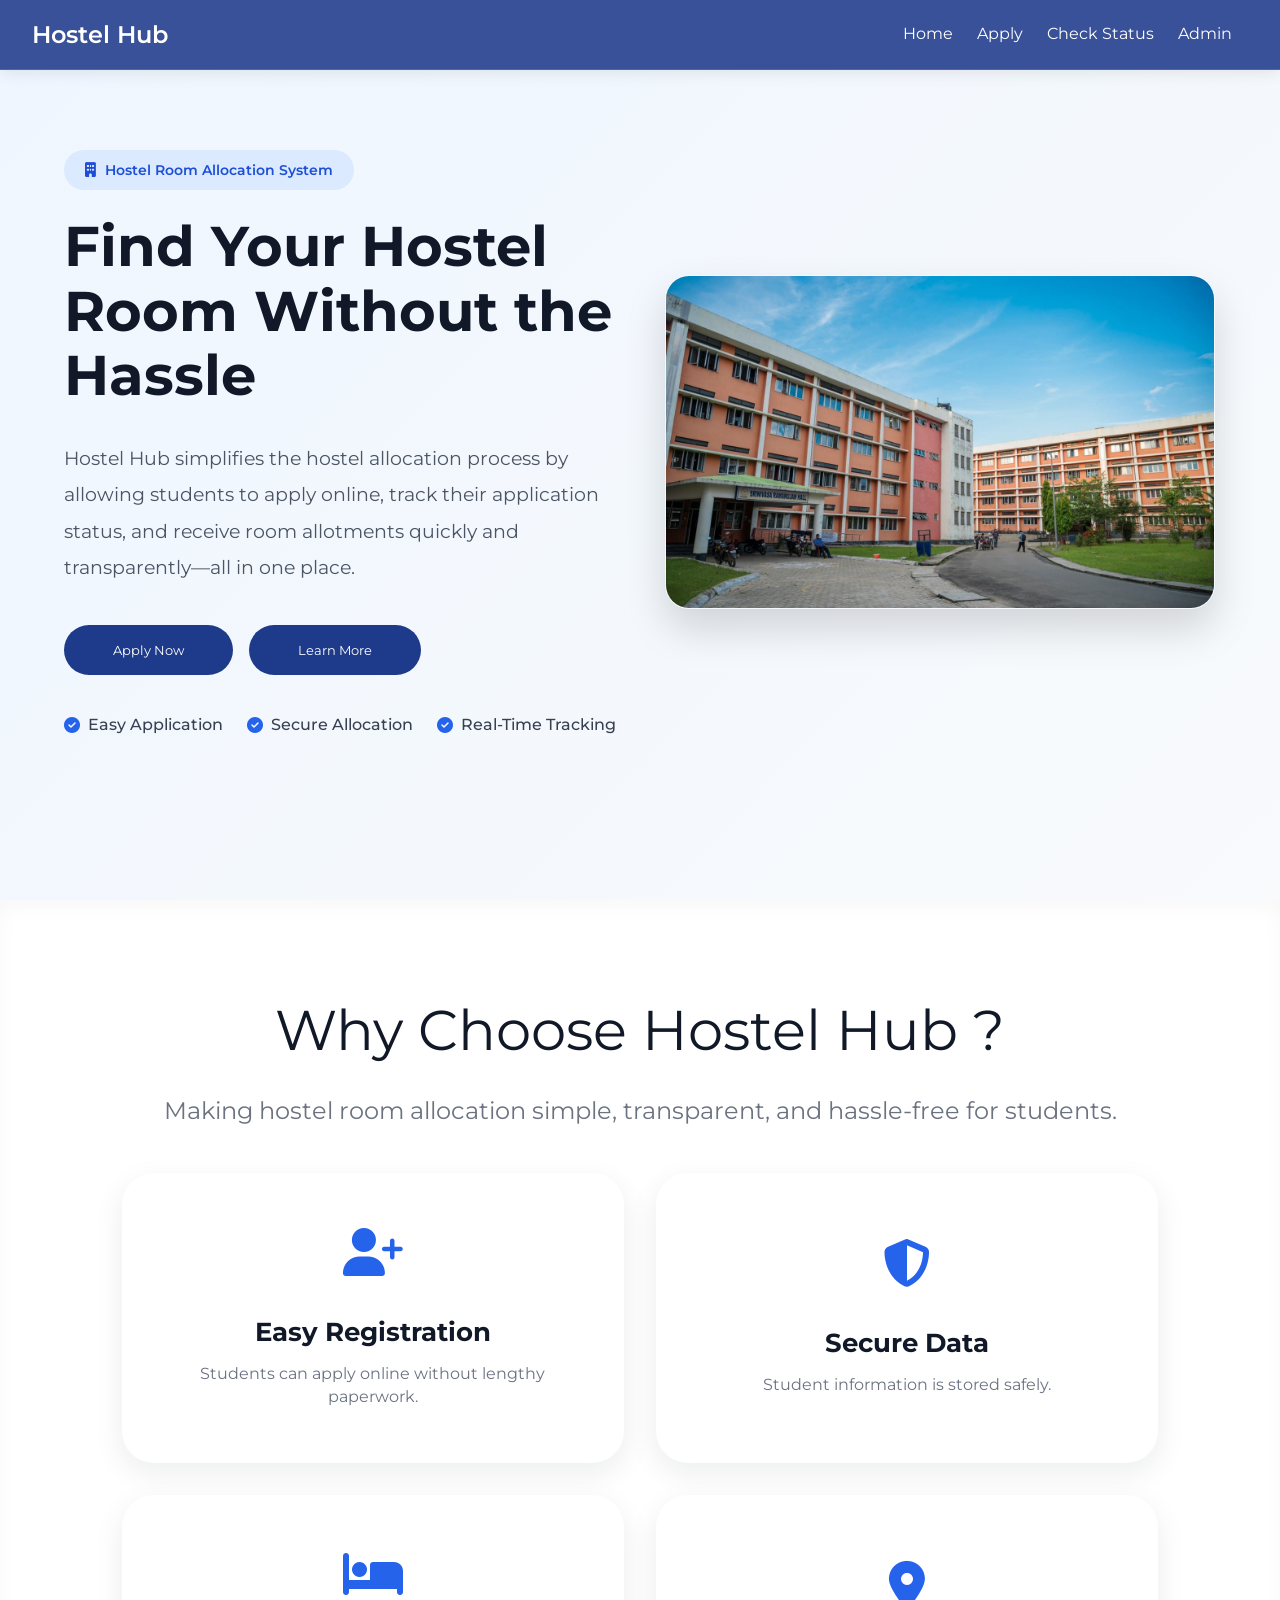
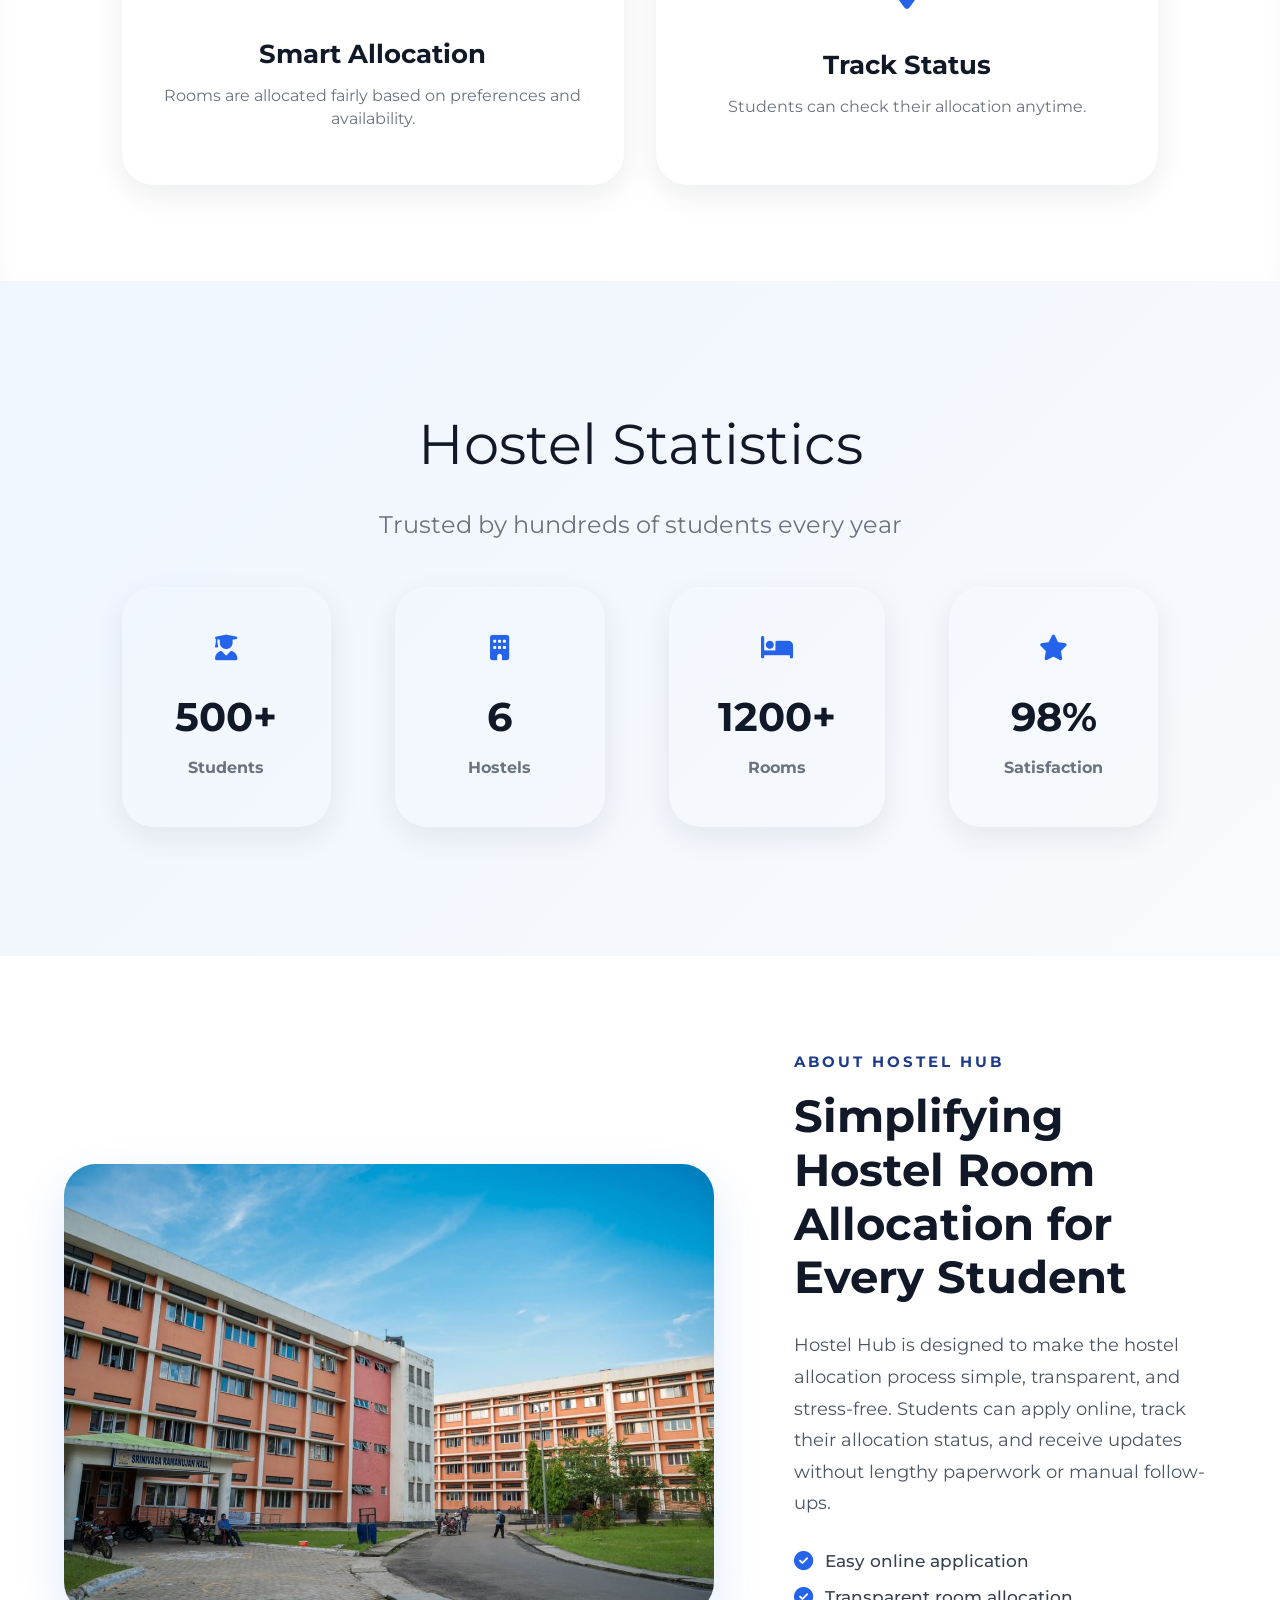
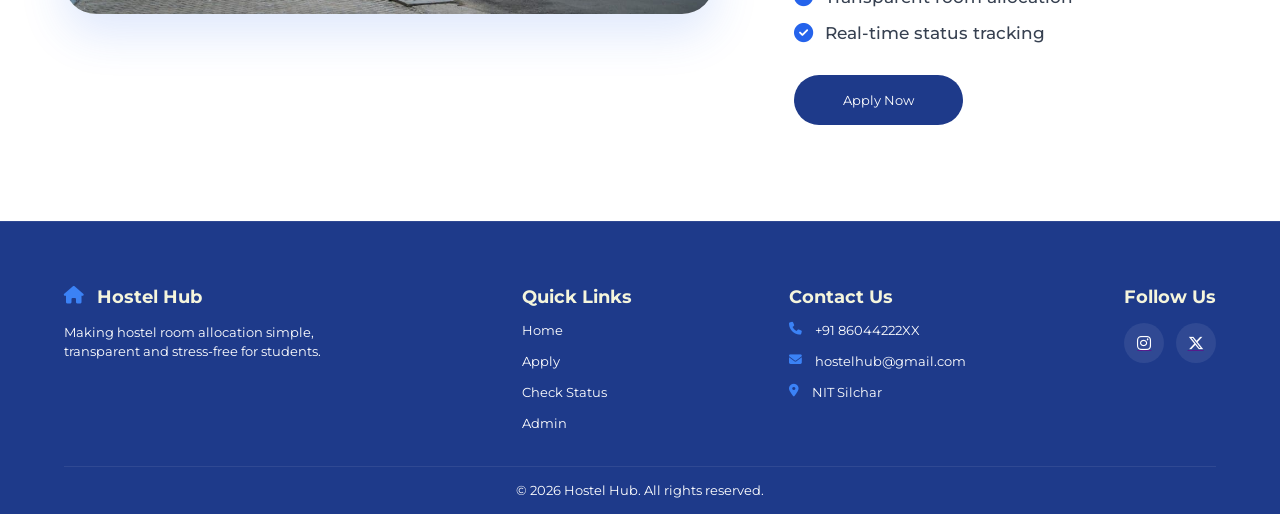
<file: index.html>
<!DOCTYPE html>
<html lang="en">

<head>
    <meta charset="UTF-8">
    <meta name="viewport" content="width=device-width, initial-scale=1.0">
    <title>Home-Page</title>
    <link rel="stylesheet" href="style.css">
    <link rel="stylesheet" href="global.css">
    <link rel="stylesheet" href="variable.css">
    <link rel="stylesheet" href="https://cdnjs.cloudflare.com/ajax/libs/font-awesome/6.7.2/css/all.min.css">
    <style>
        @import url('https://fonts.googleapis.com/css2?family=Montserrat:ital,wght@0,100..900;1,100..900&display=swap');
    </style>
</head>

<body>
    <nav class="nav">
        <div class="logo">Hostel Hub</div>
        <div class="nav-links">
            <a href="#">Home</a>
            <a href="#">Apply</a>
            <a href="#">Check Status</a>
            <a href="#">Admin</a>
        </div>
    </nav>
    <main>
       <section class="hero">
    <div class="container hero-container">

        <div class="hero-content">

            <span class="hero-badge">
                <i class="fa-solid fa-building"></i>
                Hostel Room Allocation System
            </span>

            <h1 class="hero-heading">
                Find Your Hostel Room
                Without the Hassle
            </h1>

            <p class="hero-description">
                Hostel Hub simplifies the hostel allocation process by allowing
                students to apply online, track their application status, and
                receive room allotments quickly and transparently—all in one place.
            </p>

            <div class="hero-buttons">
                <button class="btn">Apply Now</button>
                <button class="btn btn-secondary">Learn More</button>
            </div>

            <div class="hero-highlights">

                <div class="highlight">
                    <i class="fa-solid fa-circle-check"></i>
                    Easy Application
                </div>

                <div class="highlight">
                    <i class="fa-solid fa-circle-check"></i>
                    Secure Allocation
                </div>

                <div class="highlight">
                    <i class="fa-solid fa-circle-check"></i>
                    Real-Time Tracking
                </div>

            </div>

        </div>

        <div class="hero-img">
            <img src="assets/hostel.jpg" alt="Hostel Building">
        </div>

    </div>
</section>
        <section class="features">
            <div class="container">
                <div class="heading">Why Choose Hostel Hub ?</div>
                <div class="description">Making hostel room allocation simple, transparent, and hassle-free for
                    students.</div>
                <div class="card-container">
                    <div class="features-card">
                        <i class="fa-solid fa-user-plus"></i>
                        <h4>Easy Registration</h4>
                        <p>Students can apply online without lengthy paperwork.</p>
                    </div>
                    <div class="features-card">
                        <i class="fa-solid fa-shield-halved"></i>
                        <h4>Secure Data</h4>
                        <p>Student information is stored safely.</p>
                    </div>
                    <div class="features-card">
                        <i class="fa-solid fa-bed"></i>
                        <h4>Smart Allocation</h4>
                        <p>Rooms are allocated fairly based on preferences and availability.</p>
                    </div>
                    <div class="features-card">
                        <i class="fa-solid fa-location-dot"></i>
                        <h4>Track Status</h4>
                        <p>Students can check their allocation anytime.</p>
                    </div>
                </div>
            </div>
        </section>
        <section class="statistics">
            <div class="container">
                <div class="heading">Hostel Statistics</div>
                <div class="description">Trusted by hundreds of students every year</div>
                <div class="stats-card-container">
                    <div class="stats-card">
                        <i class="fa-solid fa-user-graduate"></i>
                        <h3>500+</h3>
                        <h4>Students</h4>
                    </div>
                    <div class="stats-card">
                        <i class="fa-solid fa-building"></i>
                        <h3>6</h3>
                        <h4>Hostels</h4>
                    </div>
                    <div class="stats-card">
                        <i class="fa-solid fa-bed"></i>
                        <h3>1200+</h3>
                        <h4>Rooms</h4>
                    </div>
                    <div class="stats-card">
                        <i class="fa-solid fa-star"></i>
                        <h3>98%</h3>
                        <h4>Satisfaction</h4>
                    </div>
                </div>

            </div>
        </section>
        <section class="about">
            <div class="about-container">
                <img src="assets/hostel.jpg" alt="">
                <div class="about-content">
                    <span>ABOUT HOSTEL HUB</span>
                    <h2>Simplifying Hostel Room Allocation for Every Student</h2>
                    <p>Hostel Hub is designed to make the hostel allocation process simple, transparent, and
                        stress-free. Students can apply online, track their allocation status, and receive updates
                        without lengthy paperwork or manual follow-ups.</p>
                    <ul class="highlights">
                        <li><i class="fa-solid fa-circle-check"></i>Easy online application</li>
                        <li><i class="fa-solid fa-circle-check"></i>Transparent room allocation</li>
                        <li><i class="fa-solid fa-circle-check"></i>Real-time status tracking</li>
                    </ul>
                    <button class="btn">Apply Now</button>
                </div>
            </div>
        </section>
    </main>
    <footer class="footer">
        <div class="container">
            <div class="footer-top">
                <div class="footer-brand">
                    <h4><i class="fa-solid fa-house"></i> Hostel Hub</h4>
                    <span>Making hostel room allocation
                        simple, transparent and
                        stress-free for students.</span>
                </div>
                <div class="footer-links">
                    <h4>Quick Links</h4>
                    <a href="">Home</a>
                    <a href="">Apply</a>
                    <a href="">Check Status</a>
                    <a href="">Admin</a>
                </div>
                <div class="footer-contact">
                    <h4>Contact Us</h4>
                    <span><i class="fa-solid fa-phone"></i> +91 86044222XX</span>
                    <span><i class="fa-solid fa-envelope"></i> hostelhub@gmail.com</span>
                    <span><i class="fa-solid fa-location-dot"></i> NIT Silchar</span>
                </div>
                <div class="footer-social">
                    <h4>Follow Us</h4>
                    <div class="footer-social-logo"><a href=""><i class="fa-brands fa-instagram"></i> </a>
                        <a href=""><i class="fa-brands fa-x-twitter"></i> </a>
                    </div>
                </div>
            </div>
            <div class="footer-bottom">© 2026 Hostel Hub. All rights reserved.</div>

        </div>
    </footer>
</body>

</html>
</file>
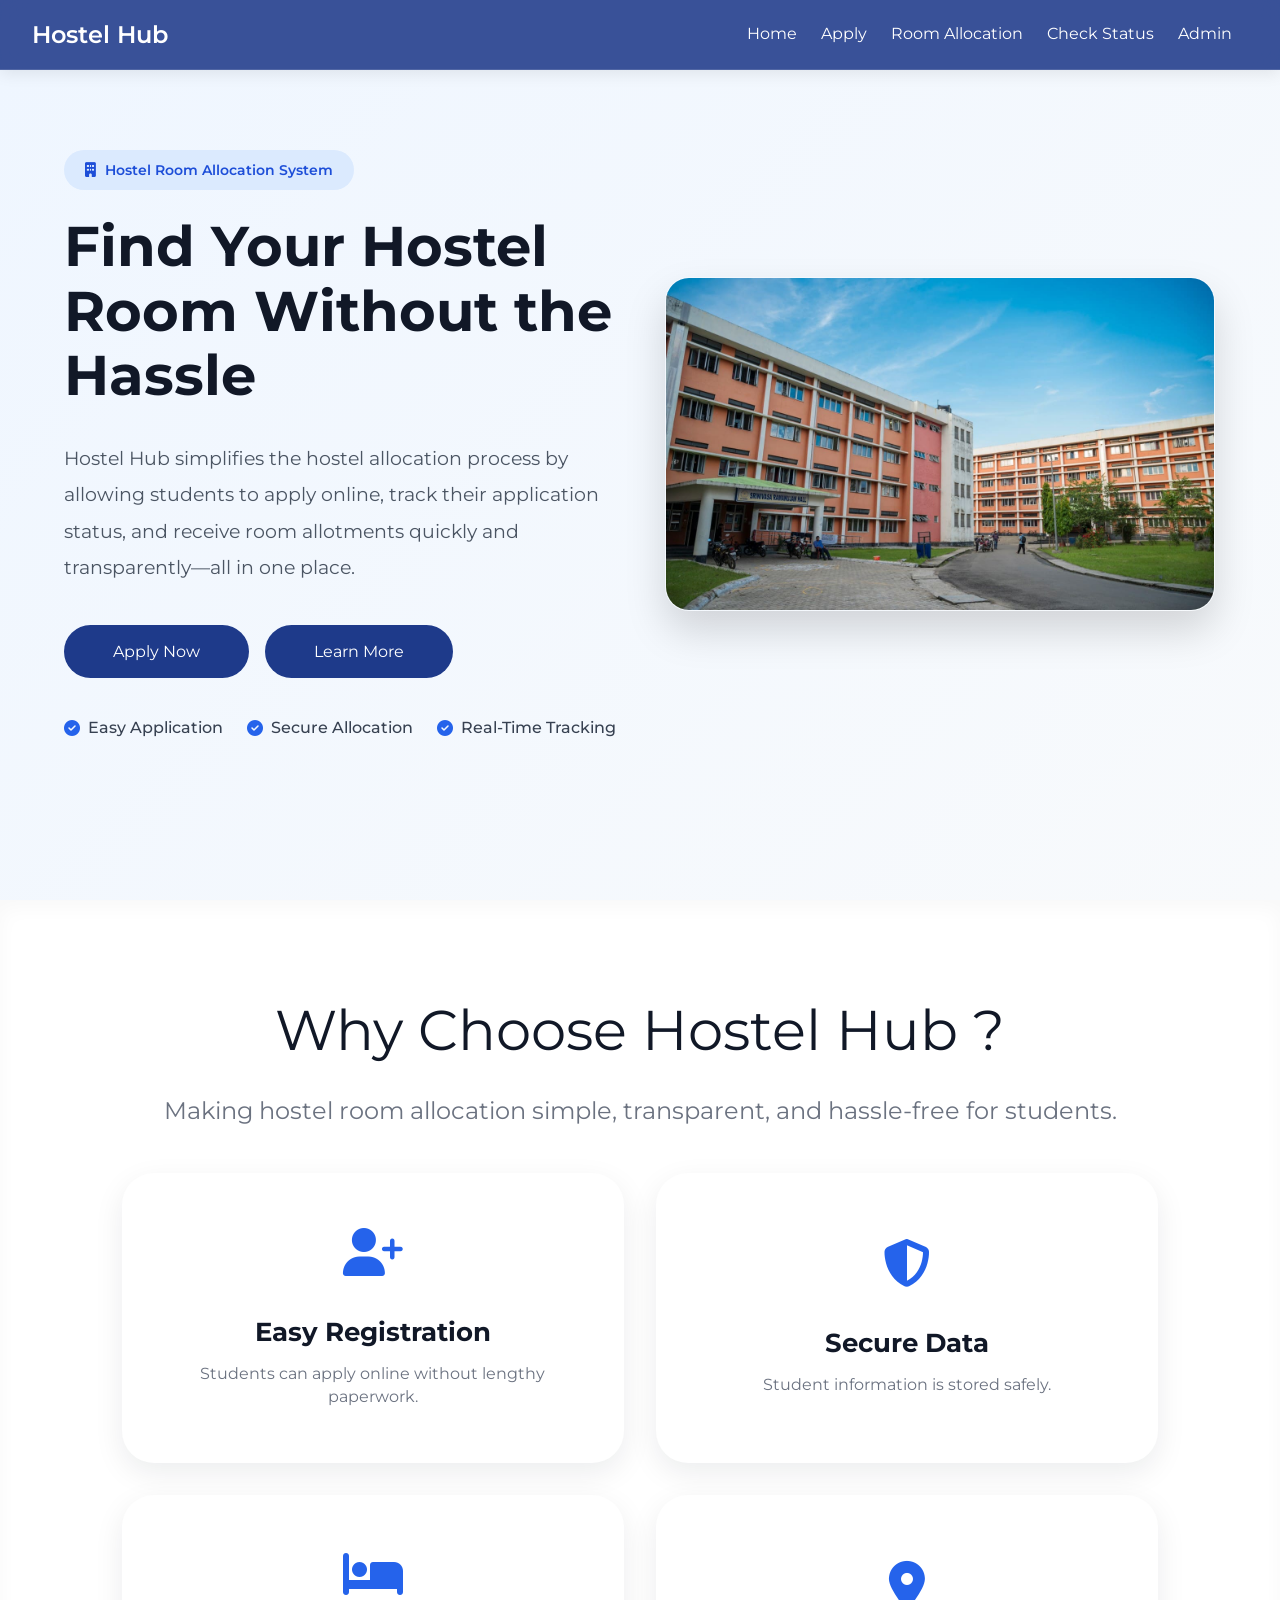
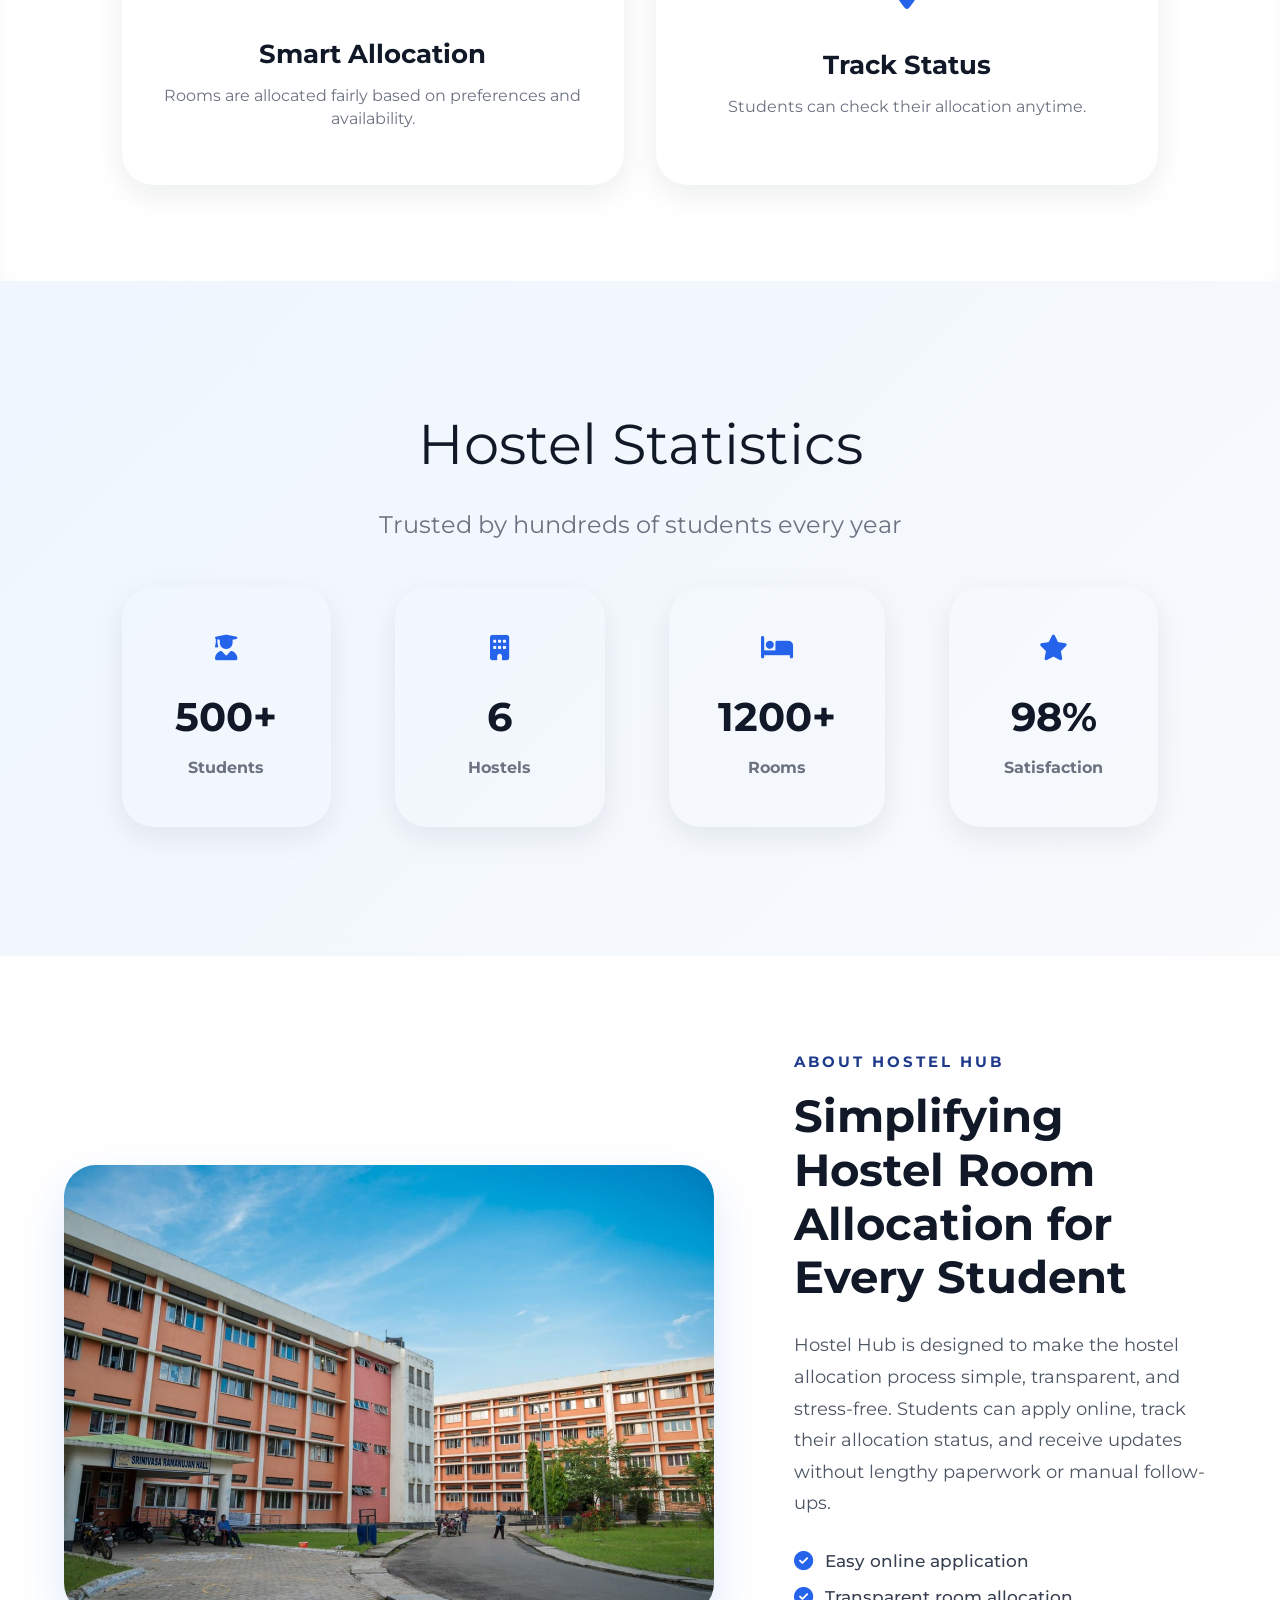
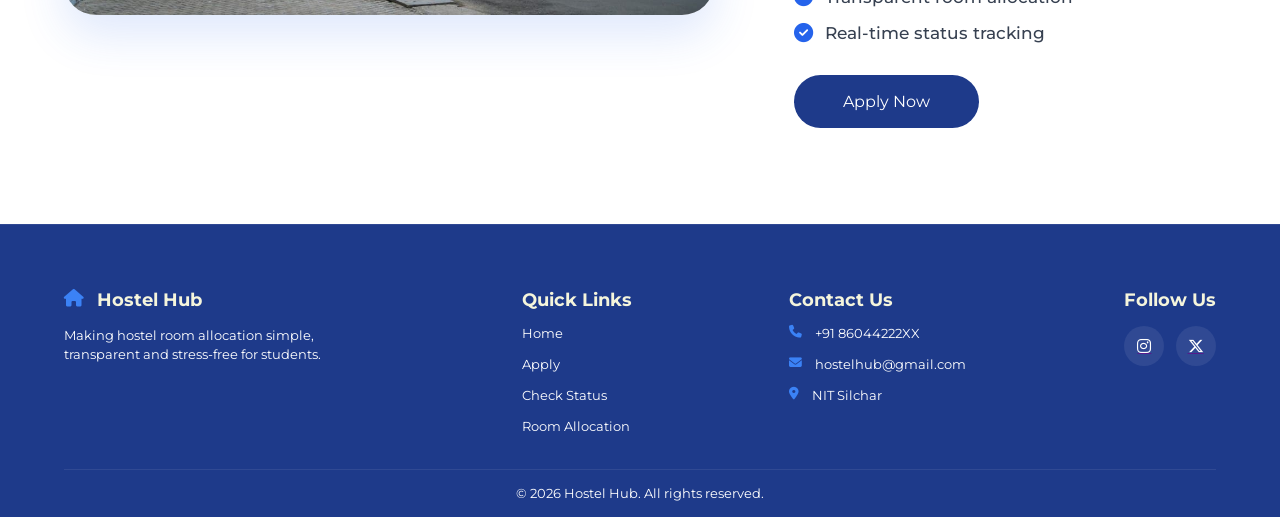
<file: html/index.html>
<!DOCTYPE html>
<html lang="en">

<head>
    <meta charset="UTF-8">
    <meta name="viewport" content="width=device-width, initial-scale=1.0">
    <title>Home-Page</title>
    <link rel="icon" type="image/png" href="../assets/logo3.png">
    <link rel="stylesheet" href="../css/global.css">
    <link rel="stylesheet" href="../css/variable.css">
    <link rel="stylesheet" href="../css/nav.css">
    <link rel="stylesheet" href="../css/footer.css">
    <link rel="stylesheet" href="../css/style.css">
    <link rel="stylesheet" href="https://cdnjs.cloudflare.com/ajax/libs/font-awesome/6.7.2/css/all.min.css">
    <style>
        @import url('https://fonts.googleapis.com/css2?family=Montserrat:ital,wght@0,100..900;1,100..900&display=swap');
    </style>
</head>

<body>
    <nav class="nav">
        <div class="logo">Hostel Hub</div>
        <div class="nav-links" id="navLinks">
            <a href="index.html">Home</a>
            <a href="apply.html">Apply</a>
            <a href="room-allocation.html">Room Allocation</a>
            <a href="check-status.html">Check Status</a>
            <a href="admin.html">Admin</a>
        </div>
        <button class="nav-toggle" id="navToggle" aria-label="Toggle menu">
            <i class="fa-solid fa-bars"></i>
        </button>
    </nav>
    <main>
        <section class="hero">
            <div class="container hero-container">

                <div class="hero-content">

                    <span class="hero-badge">
                        <i class="fa-solid fa-building"></i>
                        Hostel Room Allocation System
                    </span>

                    <h1 class="hero-heading">
                        Find Your Hostel Room
                        Without the Hassle
                    </h1>

                    <p class="hero-description">
                        Hostel Hub simplifies the hostel allocation process by allowing
                        students to apply online, track their application status, and
                        receive room allotments quickly and transparently—all in one place.
                    </p>

                    <div class="hero-buttons">
                        <a class="btn" href="apply.html">Apply Now</a>
                        <a class="btn" href="#about">Learn More</a>
                    </div>

                    <div class="hero-highlights">

                        <div class="highlight">
                            <i class="fa-solid fa-circle-check"></i>
                            Easy Application
                        </div>

                        <div class="highlight">
                            <i class="fa-solid fa-circle-check"></i>
                            Secure Allocation
                        </div>

                        <div class="highlight">
                            <i class="fa-solid fa-circle-check"></i>
                            Real-Time Tracking
                        </div>

                    </div>

                </div>

                <div class="hero-img">
                    <img src="../assets/hostel.jpg" alt="Hostel Building">
                </div>

            </div>
        </section>
        <section class="features">
            <div class="container">
                <div class="heading">Why Choose Hostel Hub ?</div>
                <div class="description">Making hostel room allocation simple, transparent, and hassle-free for
                    students.</div>
                <div class="card-container">
                    <div class="features-card">
                        <i class="fa-solid fa-user-plus"></i>
                        <h4>Easy Registration</h4>
                        <p>Students can apply online without lengthy paperwork.</p>
                    </div>
                    <div class="features-card">
                        <i class="fa-solid fa-shield-halved"></i>
                        <h4>Secure Data</h4>
                        <p>Student information is stored safely.</p>
                    </div>
                    <div class="features-card">
                        <i class="fa-solid fa-bed"></i>
                        <h4>Smart Allocation</h4>
                        <p>Rooms are allocated fairly based on preferences and availability.</p>
                    </div>
                    <div class="features-card">
                        <i class="fa-solid fa-location-dot"></i>
                        <h4>Track Status</h4>
                        <p>Students can check their allocation anytime.</p>
                    </div>
                </div>
            </div>
        </section>
        <section class="statistics">
            <div class="container">
                <div class="heading">Hostel Statistics</div>
                <div class="description">Trusted by hundreds of students every year</div>
                <div class="stats-card-container">
                    <div class="stats-card">
                        <i class="fa-solid fa-user-graduate"></i>
                        <h3>500+</h3>
                        <h4>Students</h4>
                    </div>
                    <div class="stats-card">
                        <i class="fa-solid fa-building"></i>
                        <h3>6</h3>
                        <h4>Hostels</h4>
                    </div>
                    <div class="stats-card">
                        <i class="fa-solid fa-bed"></i>
                        <h3>1200+</h3>
                        <h4>Rooms</h4>
                    </div>
                    <div class="stats-card">
                        <i class="fa-solid fa-star"></i>
                        <h3>98%</h3>
                        <h4>Satisfaction</h4>
                    </div>
                </div>

            </div>
        </section>
        <section class="about" id="about">
            <div class="about-container">
                <img src="../assets/hostel.jpg" alt="">
                <div class="about-content">
                    <span>ABOUT HOSTEL HUB</span>
                    <h2>Simplifying Hostel Room Allocation for Every Student</h2>
                    <p>Hostel Hub is designed to make the hostel allocation process simple, transparent, and
                        stress-free. Students can apply online, track their allocation status, and receive updates
                        without lengthy paperwork or manual follow-ups.</p>
                    <ul class="highlights">
                        <li><i class="fa-solid fa-circle-check"></i>Easy online application</li>
                        <li><i class="fa-solid fa-circle-check"></i>Transparent room allocation</li>
                        <li><i class="fa-solid fa-circle-check"></i>Real-time status tracking</li>
                    </ul>
                    <a class="btn" href="apply.html">Apply Now</a>
                </div>
            </div>
        </section>
    </main>
    <footer class="footer">
        <div class="container">
            <div class="footer-top">
                <div class="footer-brand">
                    <h4><i class="fa-solid fa-house"></i> Hostel Hub</h4>
                    <span>Making hostel room allocation
                        simple, transparent and
                        stress-free for students.</span>
                </div>
                <div class="footer-links">
                    <h4>Quick Links</h4>
                    <a href="#">Home</a>
                    <a href="apply.html">Apply</a>
                    <a href="check-status.html">Check Status</a>
                    <a href="room-allocation.html">Room Allocation</a>
                    
                </div>
                <div class="footer-contact">
                    <h4>Contact Us</h4>
                    <span><i class="fa-solid fa-phone"></i> +91 86044222XX</span>
                    <span><i class="fa-solid fa-envelope"></i> hostelhub@gmail.com</span>
                    <span><i class="fa-solid fa-location-dot"></i> NIT Silchar</span>
                </div>
                <div class="footer-social">
                    <h4>Follow Us</h4>
                    <div class="footer-social-logo"><a href=""><i class="fa-brands fa-instagram"></i> </a>
                        <a href=""><i class="fa-brands fa-x-twitter"></i> </a>
                    </div>
                </div>
            </div>
            <div class="footer-bottom">© 2026 Hostel Hub. All rights reserved.</div>

        </div>
    </footer>
</body>
<script src="../js/nav.js"></script>

</html>
</file>
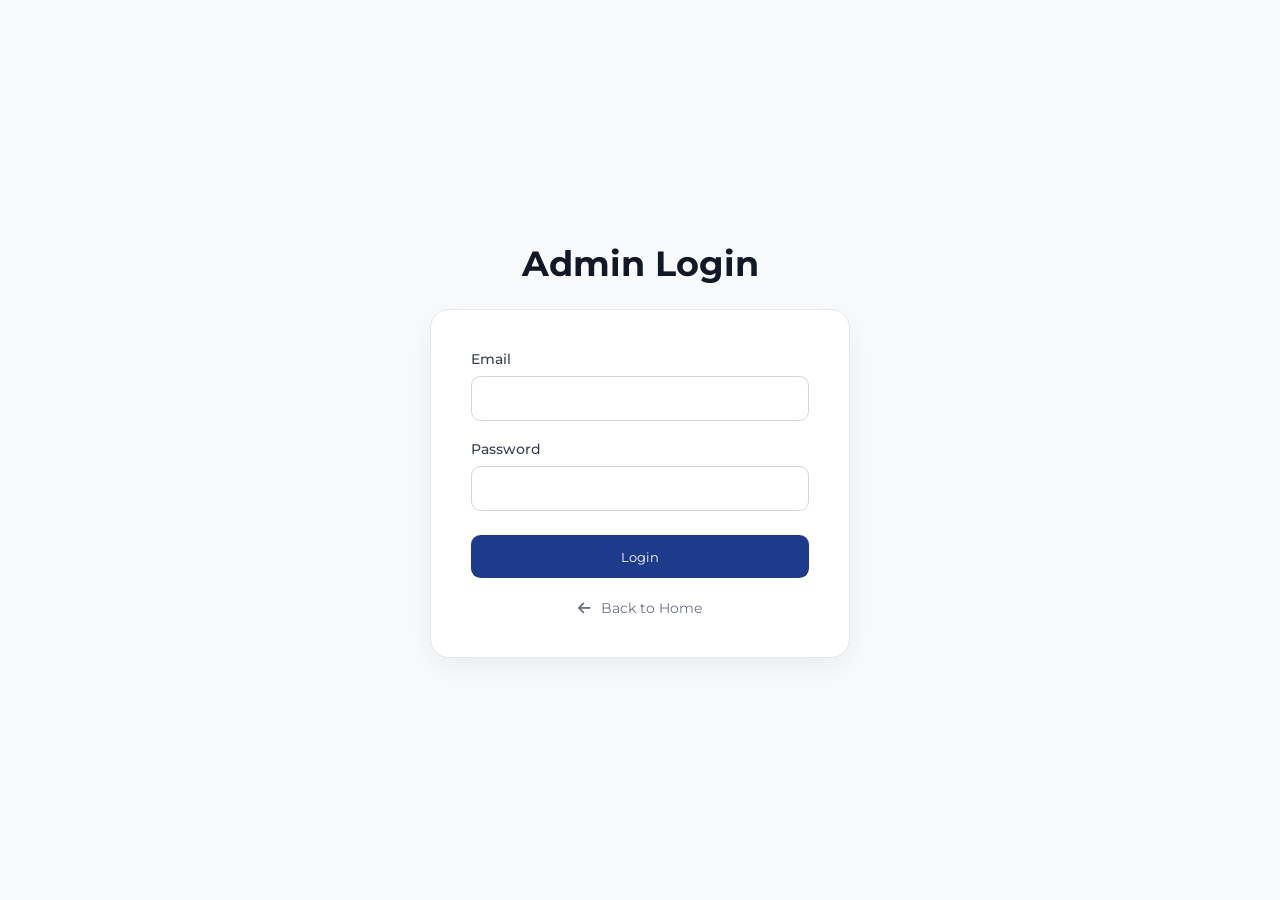
<file: html/admin-login.html>
<!DOCTYPE html>
<html lang="en">

<head>
    <meta charset="UTF-8">
    <meta name="viewport" content="width=device-width, initial-scale=1.0">
    <title>Hostel Hub | Admin Login</title>
    <link rel="icon" type="image/png" href="../assets/logo3.png">
    <link rel="stylesheet" href="../css/global.css">
    <link rel="stylesheet" href="../css/variable.css">
    <link rel="stylesheet" href="../css/style.css">
    <link rel="stylesheet" href="../css/admin-login.css">
    <link rel="stylesheet" href="https://cdnjs.cloudflare.com/ajax/libs/font-awesome/6.7.2/css/all.min.css">
    <style>
        @import url('https://fonts.googleapis.com/css2?family=Montserrat:ital,wght@0,100..900;1,100..900&display=swap');
    </style>
</head>

<body>
    <main>
        <div class="login-header">
            <h2>Admin Login</h2>
        </div>
        <form action="" id="login-form">
            <div class="form-group">
                <label for="email">Email</label>
                <input type="email" id="email" name="email" required>
            </div>
            <div class="form-group">
                <label for="password">Password</label>
                <input type="password" id="password" name="password" required>
            </div>
            <div class="login-error" id="login-error">
                Invalid email or password.
            </div>
            <button class=" btn login-btn" type="submit">Login</button>
            <a href="index.html" class="back-home">
                <i class="fa-solid fa-arrow-left"></i>
                Back to Home
            </a>
        </form>

        <script src="../js/admin-login.js"></script>
    </main>
</body>

</html>
</file>
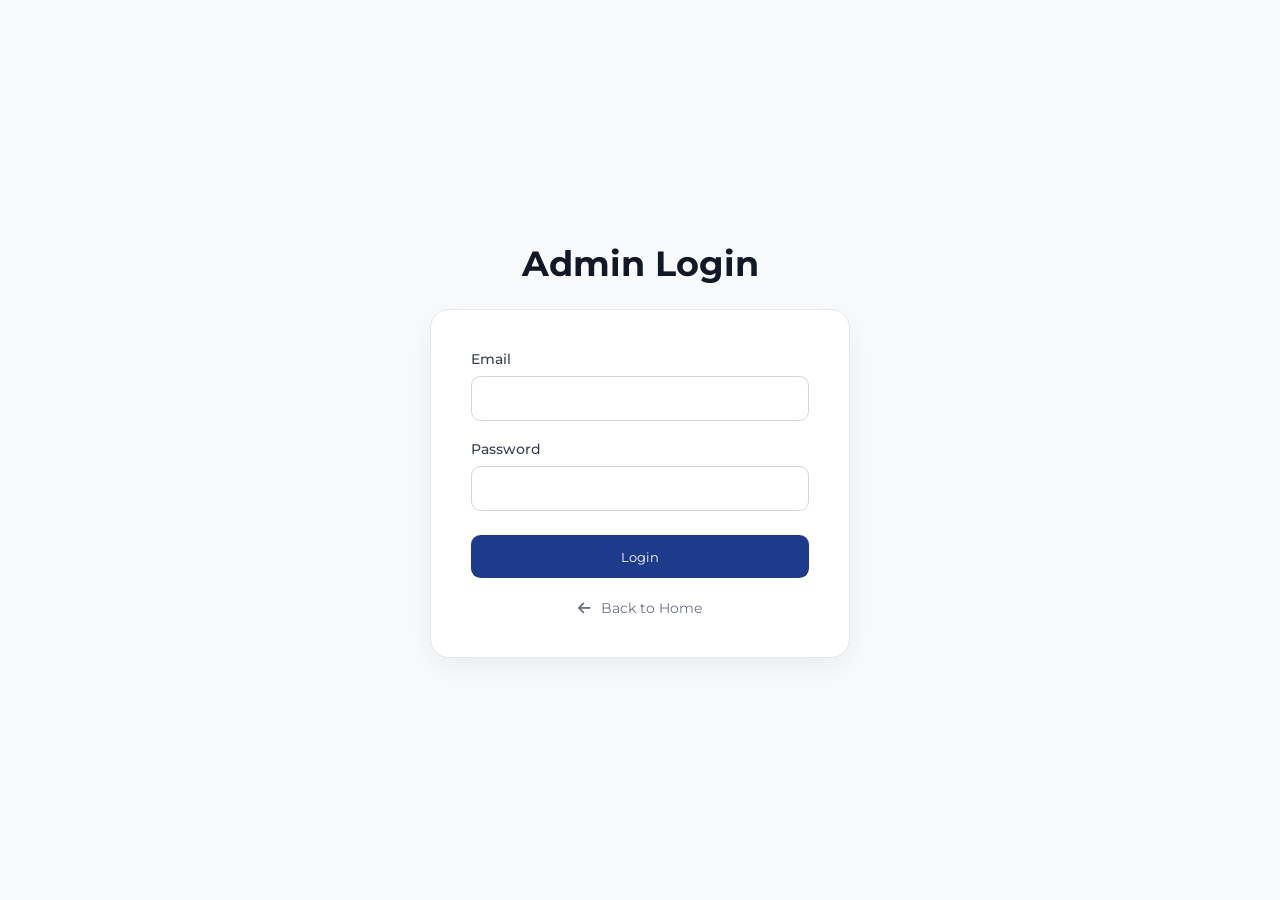
<file: html/admin.html>
<!DOCTYPE html>
<html lang="en">

<head>
    <meta charset="UTF-8">
    <meta name="viewport" content="width=device-width, initial-scale=1.0">
    <title>Hostel Hub | Admin Dashboard</title>
    <link rel="icon" type="image/png" href="../assets/logo3.png">
    <link rel="stylesheet" href="../css/global.css">
    <link rel="stylesheet" href="../css/variable.css">
    <link rel="stylesheet" href="../css/nav.css">
    <link rel="stylesheet" href="../css/style.css">
    <link rel="stylesheet" href="../css/admin.css">
    <link rel="stylesheet" href="https://cdnjs.cloudflare.com/ajax/libs/font-awesome/6.7.2/css/all.min.css">
    <style>
        @import url('https://fonts.googleapis.com/css2?family=Montserrat:ital,wght@0,100..900;1,100..900&display=swap');
    </style>
</head>

<body>
    <nav class="nav">
        <div class="logo">Hostel Hub</div>
        <div class="nav-links" id="navLinks">
            <a href="index.html">Home</a>
            <a href="apply.html">Apply</a>
            <a href="check-status.html">Check Status</a>
            <a href="room-allocation.html">Room Allocation</a>
            <a href="admin.html" id="admin-nav-link">Admin</a>
        </div>
        <button class="nav-toggle" id="navToggle" aria-label="Toggle menu">
            <i class="fa-solid fa-bars"></i>
        </button>
    </nav>
    <main>

        <div class="admin-header">
            <h2>Admin Dashboard</h2>
            <p>Manage hostel applications</p>
        </div>
        <section class="total-applications">
            <span>Total Applications</span>
            <strong id="total-count">0</strong>
        </section>
        <div class="btn-group">
            <button class=" load-btn" id="load-btn">Load Demo Data</button>
            <button class="btn" id="run-allocation">Run Room Allocation</button>
            <button class=" reset-btn" id="reset-btn">Reset Data</button>
        </div>
        <section class="search-section">
            <div class="form-group">
                <label for="search-id">Search Applications</label>
                <input type="text" id="search-id">
            </div>
            <div class="form-group">
                <label for="status-filter">Filter by Status</label>

                <select id="status-filter">
                    <option value="all">All Applications</option>
                    <option value="Submitted">Submitted</option>
                    <option value="Approved">Approved</option>
                    <option value="Rejected">Rejected</option>
                    <option value="Under Review">Under Review</option>
                </select>
            </div>
        </section>

        <div id="applications-container"></div>


    </main>
    <script src="../js/nav.js"></script>
    <script src="../js/hostel-data.js"></script>
    <script src="../js/allocation-engine.js"></script>
    <script src="../js/demo-data.js"></script>
    <script src="../js/admin.js"></script>
</body>

</html>
</file>
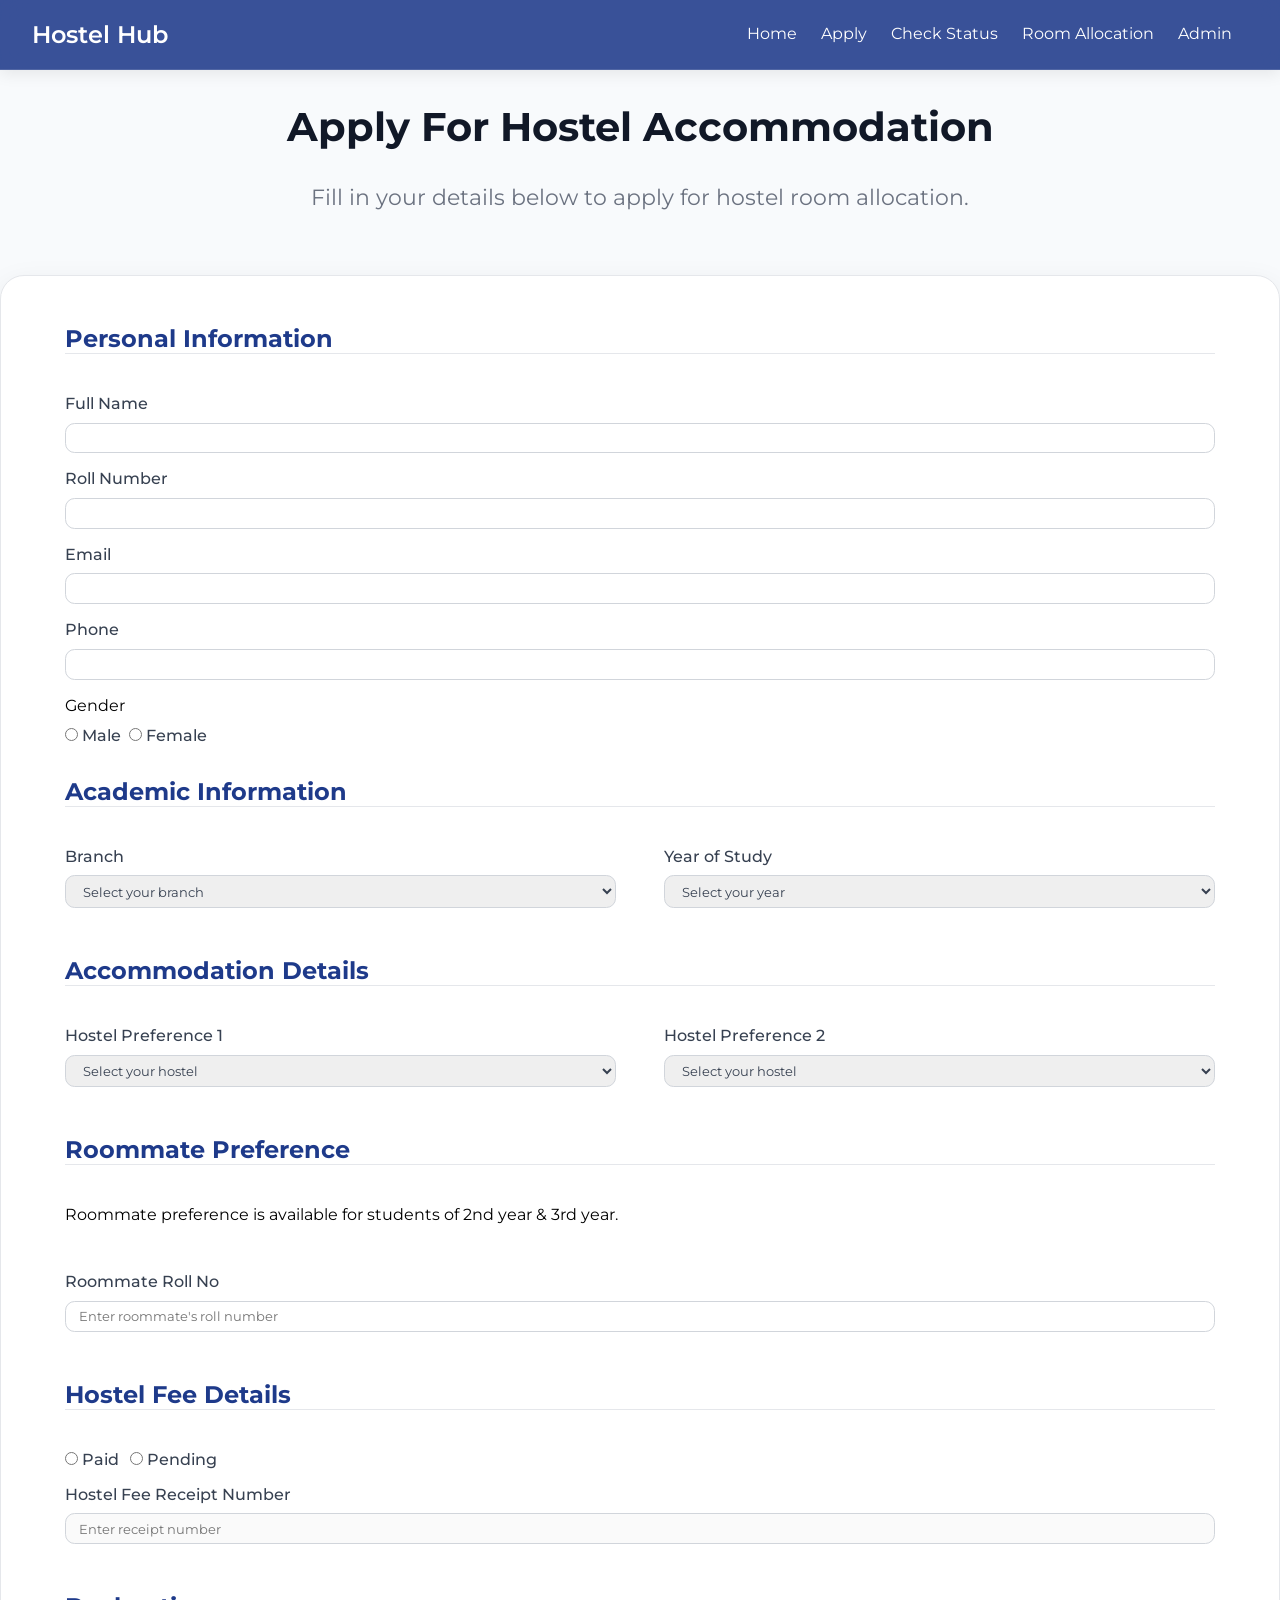
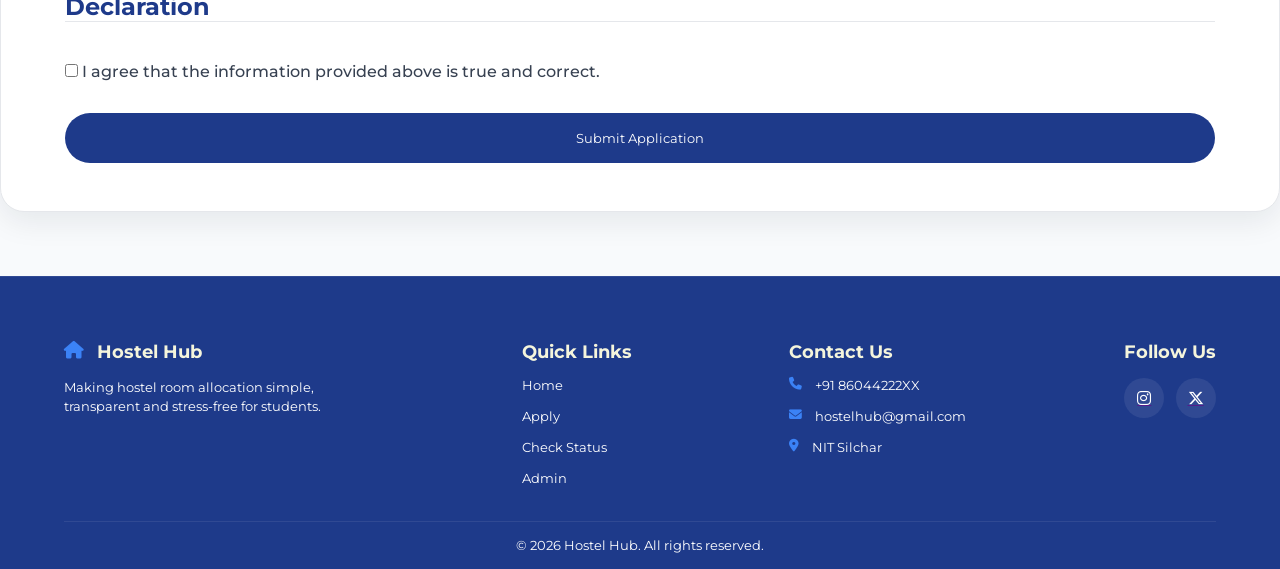
<file: html/apply.html>
<!DOCTYPE html>
<html lang="en">

<head>
    <meta charset="UTF-8">
    <meta name="viewport" content="width=device-width, initial-scale=1.0">
    <title>Hostel Hub | Apply</title>
    <link rel="icon" type="image/png" href="../assets/logo3.png">
    <link rel="stylesheet" href="../css/global.css">
    <link rel="stylesheet" href="../css/variable.css">
    <link rel="stylesheet" href="../css/nav.css">
    <link rel="stylesheet" href="../css/footer.css">
    <link rel="stylesheet" href="../css/style.css">
    <link rel="stylesheet" href="../css/apply.css">
    <link rel="stylesheet" href="https://cdnjs.cloudflare.com/ajax/libs/font-awesome/6.7.2/css/all.min.css">
    <style>
        @import url('https://fonts.googleapis.com/css2?family=Montserrat:ital,wght@0,100..900;1,100..900&display=swap');
    </style>

</head>

<body>
    <nav class="nav">
        <div class="logo">Hostel Hub</div>
        <div class="nav-links" id="navLinks">
            <a href="index.html">Home</a>
            <a href="apply.html">Apply</a>
            <a href="check-status.html">Check Status</a>
            <a href="room-allocation.html">Room Allocation</a>
            <a href="admin.html">Admin</a>
        </div>
        <button class="nav-toggle" id="navToggle" aria-label="Toggle menu">
            <i class="fa-solid fa-bars"></i>
        </button>
    </nav>
    <main>
        <div class="application-header">
            <h2>Apply For Hostel Accommodation</h2>
            <div id="header-description">Fill in your details below to apply for hostel room allocation.</div>
        </div>

        <form action="" class="application-form">

            <div id="duplicate-error" class="duplicate-error">
                <span class="error-icon">⚠</span>
                <div>
                    <strong>Application Already Submitted</strong>
                    <p>An application with this roll number already exists.</p>
                </div>
                <button type="button" id="close-error">&times;</button>
            </div>


            <section class="form-section">
                <h2>Personal Information</h2>
                <div class="form-group">
                    <label for="full-name">Full Name</label>
                    <input type="text" id="full-name" name="fullName" required>
                </div>
                <div class="form-group">
                    <label for="roll-number">Roll Number </label>
                    <input type="text" id="roll-number" name="rollNumber" required>
                    <span class="input-error roll-error"></span>
                </div>
                <div class="form-group">
                    <label for="email">Email</label>
                    <input type="email" id="email" name="email" required>
                    <span class="input-error email-error"></span>
                </div>
                <div class="form-group">
                    <label for="phone">Phone</label>
                    <input type="tel" id="phone" name="phone" required>
                    <span class="input-error phone-error"></span>
                </div>

                <div class="gender-group">
                    <p>Gender</p>

                    <div class="gender-options">
                        <label>
                            <input type="radio" name="gender" value="male" required>
                            Male
                        </label>

                        <label>
                            <input type="radio" name="gender" value="female">
                            Female
                        </label>
                    </div>
                </div>
            </section>


            <section class="form-section">

                <h2>Academic Information</h2>

                <div class="academic-grid">

                    <div class="form-group">
                        <label for="branch">Branch</label>
                        <select id="branch" name="branch" required>
                            <option value="" disabled selected>Select your branch</option>
                            <option value="EIE">Electronics & Instrumentation Engineering</option>
                            <option value="CSE">Computer Science & Engineering</option>
                            <option value="ECE">Electronics & Communication Engineering</option>
                            <option value="EE">Electrical Engineering</option>
                            <option value="ME">Mechanical Engineering</option>
                            <option value="CE">Civil Engineering</option>
                        </select>
                    </div>

                    <div class="form-group">
                        <label for="year">Year of Study</label>
                        <select id="year" name="year" required>
                            <option value="" disabled selected>Select your year</option>
                            <option value="1">1st Year</option>
                            <option value="2">2nd Year</option>
                            <option value="3">3rd Year</option>
                            <option value="4">4th Year</option>
                        </select>
                    </div>

                </div>

            </section>
            <section class="form-section">
                <h2>Accommodation Details</h2>

                <div class="accommodation-grid">

                    <div class="form-group">
                        <label for="hostelPreference1">Hostel Preference 1</label>
                        <select id="hostelPreference1" name="hostelPreference1" required>
                            <option value="" disabled selected>Select your hostel</option>
                        </select>
                    </div>

                    <div class="form-group">
                        <label for="hostelPreference2">Hostel Preference 2</label>
                        <select id="hostelPreference2" name="hostelPreference2" required>
                            <option value="" disabled selected>Select your hostel</option>
                        </select>
                    </div>

                </div>


            </section>


            <section class="form-section" id="roommate-section">

                <h2>Roommate Preference</h2>
                <p id="room-heading">Roommate preference is available for students of 2nd year & 3rd year.</p>

                <div class="form-group">
                    <label for="roommate-roll">Roommate Roll No</label>
                    <input type="text" id="roommate-roll" name="roommateRoll"
                        placeholder="Enter roommate's roll number">
                    <span class="input-error roommate-error"></span>
                </div>
            </section>

            <section class="form-section">
                <h2>Hostel Fee Details</h2>

                <div class="fee-options">

                    <label>
                        <input type="radio" id="paid" name="feeStatus" value="paid" required>
                        Paid
                    </label>

                    <label>
                        <input type="radio" id="fees-pending" name="feeStatus" value="pending">
                        Pending
                    </label>

                </div>

                <div class="form-group">
                    <label for="receipt-number">Hostel Fee Receipt Number</label>
                    <input type="text" id="receipt-number" name="receiptNumber" placeholder="Enter receipt number">
                </div>
            </section>

            <section class="form-section">
                <h2>Declaration</h2>

                <div class="declaration">
                    <label for="checkbox">
                        <input type="checkbox" id="checkbox" name="declaration" value="accepted" required>
                        I agree that the information provided above is true and correct.
                    </label>
                </div>
            </section>

            <button type="submit" class="btn">
                Submit Application
            </button>

            <div class="success-message" id="success-message">

                <h3>✓ Application Submitted Successfully!</h3>
                <p>Your hostel application has been submitted successfully.</p>

                <div class="application-id">
                    <span>Application ID</span>
                    <strong id="application-id"></strong>
                </div>

                <p class="success-note">
                    Please save your Application ID to check your application status later.
                </p>

            </div>

        </form>

    </main>
    <footer class="footer">
        <div class="container">
            <div class="footer-top">
                <div class="footer-brand">
                    <h4><i class="fa-solid fa-house"></i> Hostel Hub</h4>
                    <span>Making hostel room allocation
                        simple, transparent and
                        stress-free for students.</span>
                </div>
                <div class="footer-links">
                    <h4>Quick Links</h4>
                    <a href="">Home</a>
                    <a href="">Apply</a>
                    <a href="">Check Status</a>
                    <a href="">Admin</a>
                </div>
                <div class="footer-contact">
                    <h4>Contact Us</h4>
                    <span><i class="fa-solid fa-phone"></i> +91 86044222XX</span>
                    <span><i class="fa-solid fa-envelope"></i> hostelhub@gmail.com</span>
                    <span><i class="fa-solid fa-location-dot"></i> NIT Silchar</span>
                </div>
                <div class="footer-social">
                    <h4>Follow Us</h4>
                    <div class="footer-social-logo"><a href=""><i class="fa-brands fa-instagram"></i> </a>
                        <a href=""><i class="fa-brands fa-x-twitter"></i> </a>
                    </div>
                </div>
            </div>
            <div class="footer-bottom">© 2026 Hostel Hub. All rights reserved.</div>

        </div>
    </footer>
    <script src="../js/nav.js"></script>
    <script src="../js/apply.js"></script>
</body>

</html>
</file>
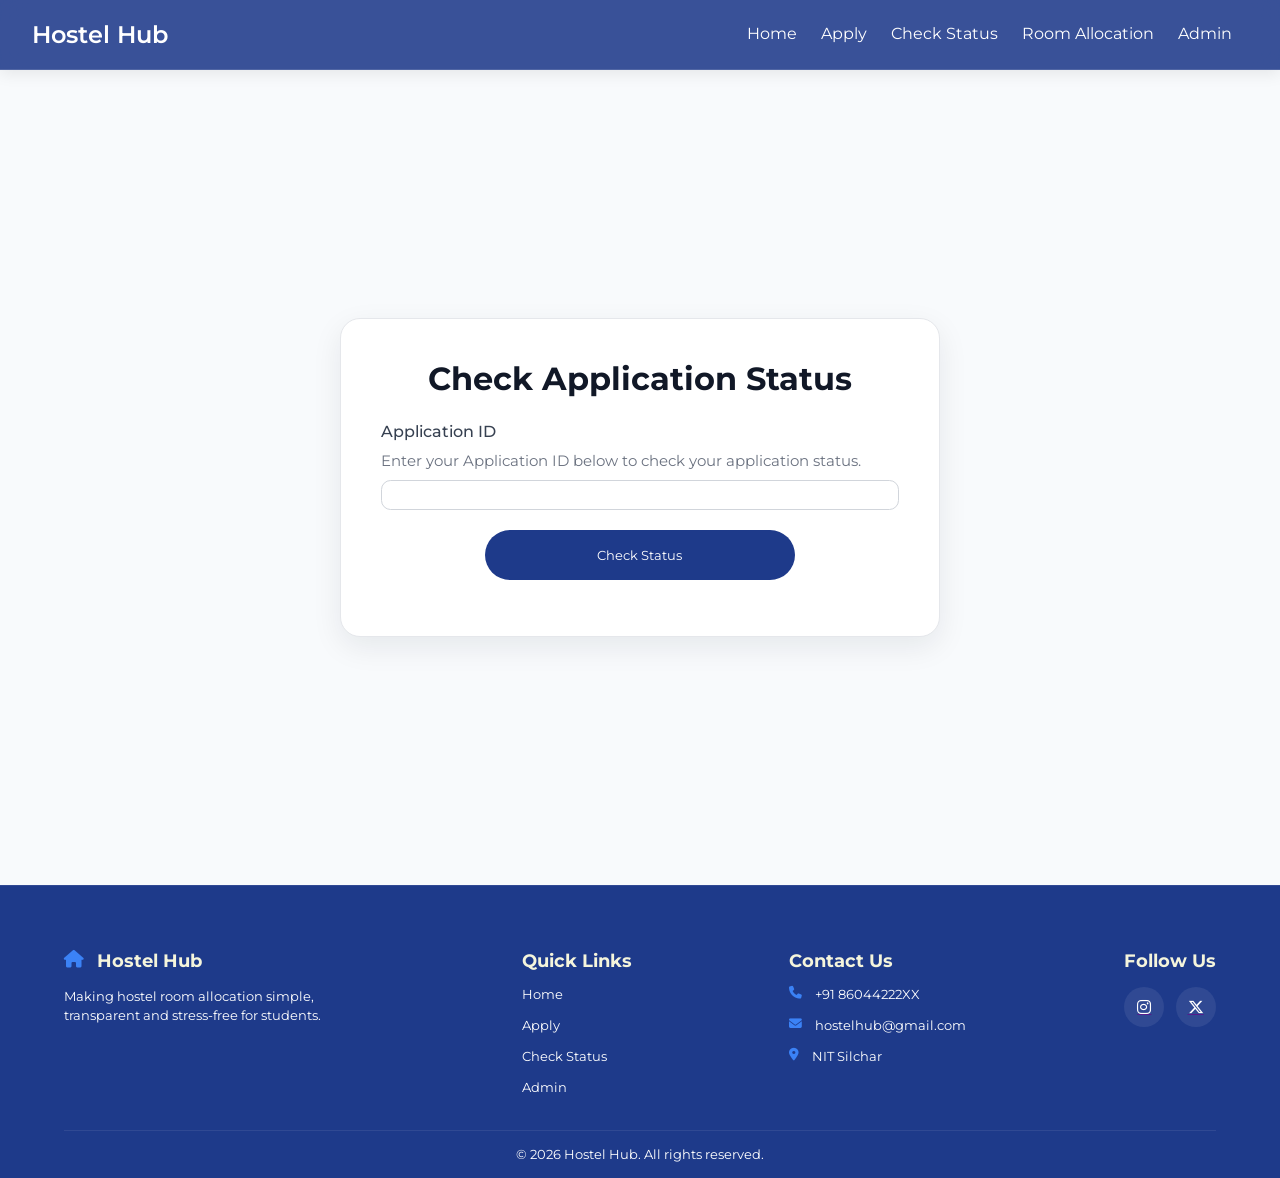
<file: html/check-status.html>
<!DOCTYPE html>
<html lang="en">

<head>
    <meta charset="UTF-8">
    <meta name="viewport" content="width=device-width, initial-scale=1.0">
    <title>Hostel Hub | Check Status</title>
    <link rel="icon" type="image/png" href="../assets/logo3.png">
    <link rel="stylesheet" href="../css/global.css">
    <link rel="stylesheet" href="../css/variable.css">
    <link rel="stylesheet" href="../css/nav.css">
    <link rel="stylesheet" href="../css/footer.css">
    <link rel="stylesheet" href="../css/style.css">
    <link rel="stylesheet" href="../css/check-status.css">

    <link rel="stylesheet" href="https://cdnjs.cloudflare.com/ajax/libs/font-awesome/6.7.2/css/all.min.css">
    <style>
        @import url('https://fonts.googleapis.com/css2?family=Montserrat:ital,wght@0,100..900;1,100..900&display=swap');
    </style>
</head>

<body>
    <nav class="nav">
        <div class="logo">Hostel Hub</div>
        <div class="nav-links" id="navLinks">
            <a href="index.html">Home</a>
            <a href="apply.html">Apply</a>
            <a href="check-status.html">Check Status</a>
            <a href="room-allocation.html">Room Allocation</a>
            <a href="admin.html">Admin</a>
        </div>
        <button class="nav-toggle" id="navToggle" aria-label="Toggle menu">
            <i class="fa-solid fa-bars"></i>
        </button>
    </nav>
    <main>
        <div class="status-card">
            <h2>Check Application Status</h2>

            <div class="form-group">
                <label for="application-id">Application ID</label>
                <p class="status-description">Enter your Application ID below to check your application status.</p>
                <input type="text" id="application-id" name="applicationId" required>
            </div>

            <div class="status-button">
                <button type="button" id="status-btn" class="btn">
                    Check Status
                </button>
            </div>
            <div class="status-result" id="status-result">
                <div class="status-header">
                    <h3>Application Found</h3>
                    <p>Your application has been found.</p>
                </div>
                <div class="status-details">
                    <div class="status-item">
                        <span>Application ID</span>
                        <strong id="result-application-id"></strong>
                    </div>
                    <div class="status-item">
                        <span>Student Name</span>
                        <strong id="result-student-name"></strong>
                    </div>
                    <div class="status-item">
                        <span>Application Status</span>
                        <strong id="result-status"></strong>
                    </div>
                </div>
            </div>
        </div>
    </main>

    <footer class="footer">
        <div class="container">
            <div class="footer-top">
                <div class="footer-brand">
                    <h4><i class="fa-solid fa-house"></i> Hostel Hub</h4>
                    <span>Making hostel room allocation
                        simple, transparent and
                        stress-free for students.</span>
                </div>
                <div class="footer-links">
                    <h4>Quick Links</h4>
                    <a href="">Home</a>
                    <a href="">Apply</a>
                    <a href="">Check Status</a>
                    <a href="">Admin</a>
                </div>
                <div class="footer-contact">
                    <h4>Contact Us</h4>
                    <span><i class="fa-solid fa-phone"></i> +91 86044222XX</span>
                    <span><i class="fa-solid fa-envelope"></i> hostelhub@gmail.com</span>
                    <span><i class="fa-solid fa-location-dot"></i> NIT Silchar</span>
                </div>
                <div class="footer-social">
                    <h4>Follow Us</h4>
                    <div class="footer-social-logo"><a href=""><i class="fa-brands fa-instagram"></i> </a>
                        <a href=""><i class="fa-brands fa-x-twitter"></i> </a>
                    </div>
                </div>
            </div>
            <div class="footer-bottom">© 2026 Hostel Hub. All rights reserved.</div>

        </div>
    </footer>
    <script src="../js/nav.js"></script>
    <script src="../js/check-status.js"></script>
</body>

</html>
</file>
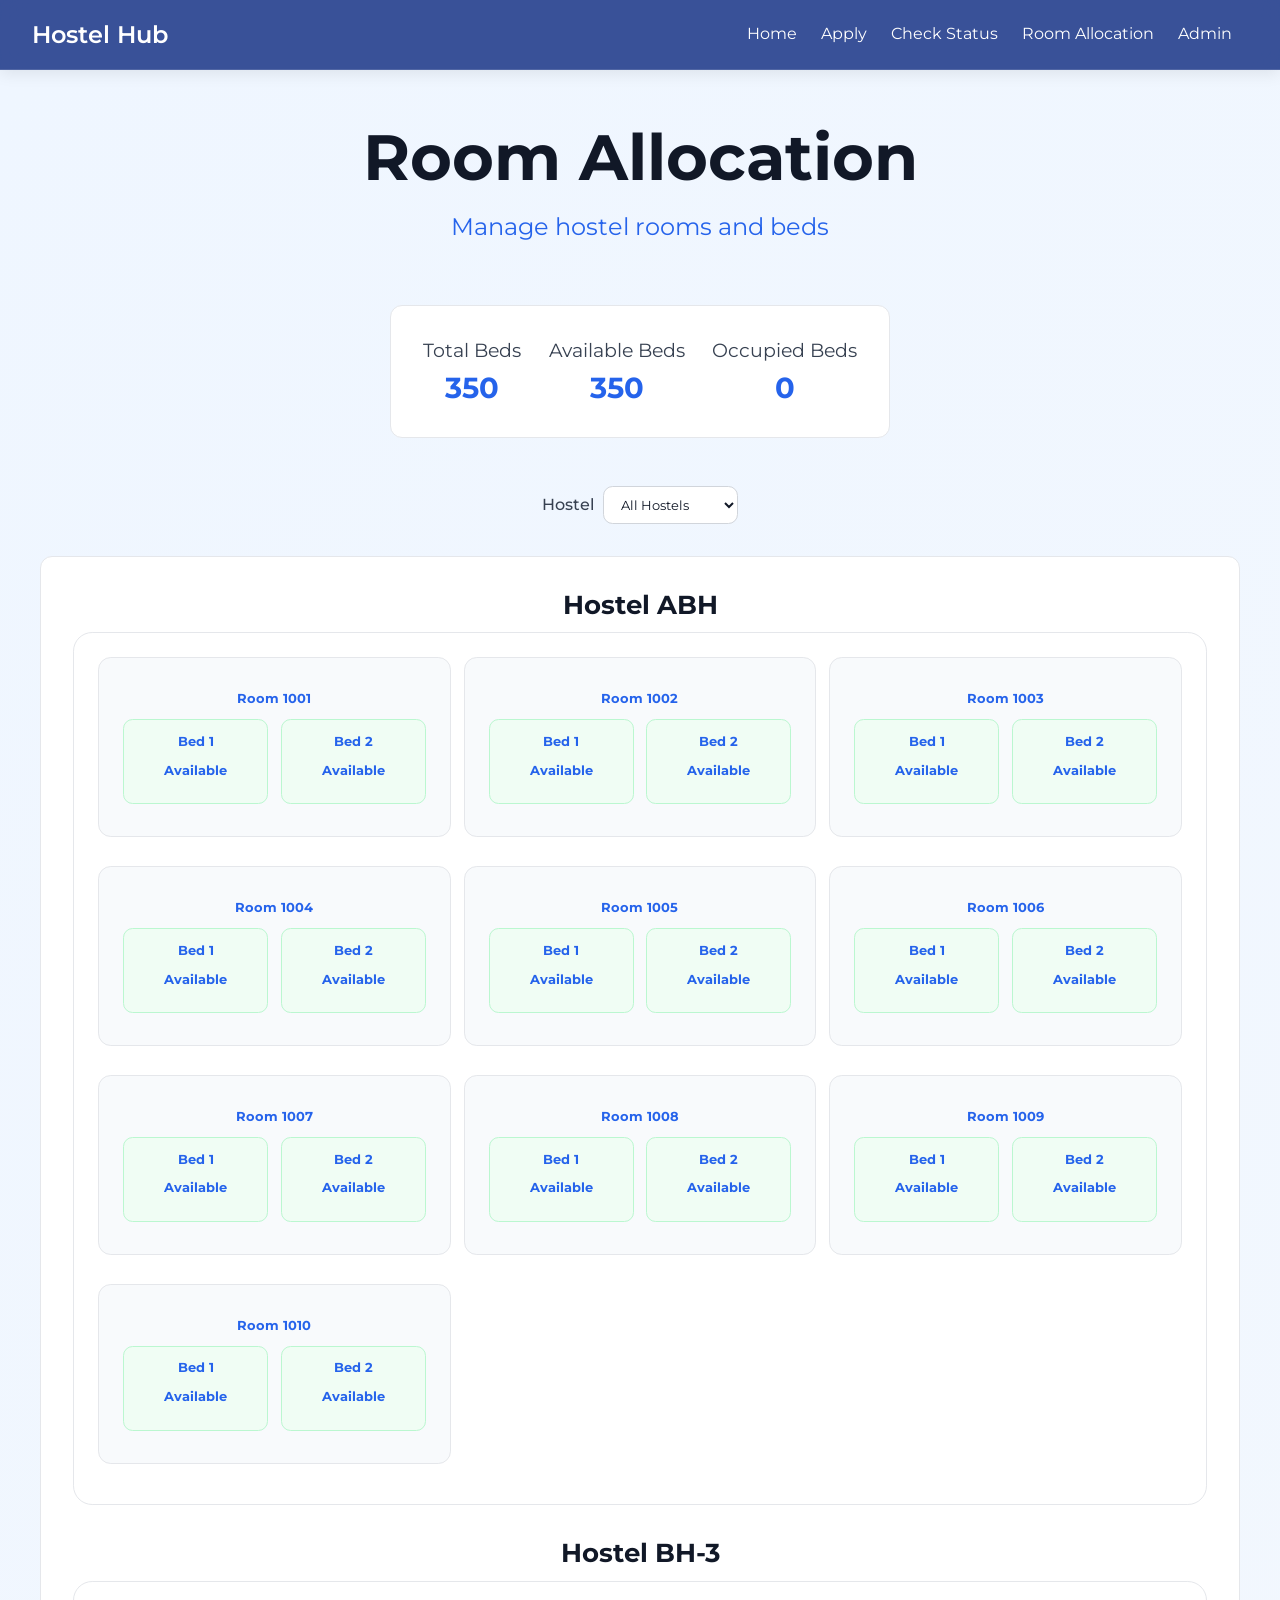
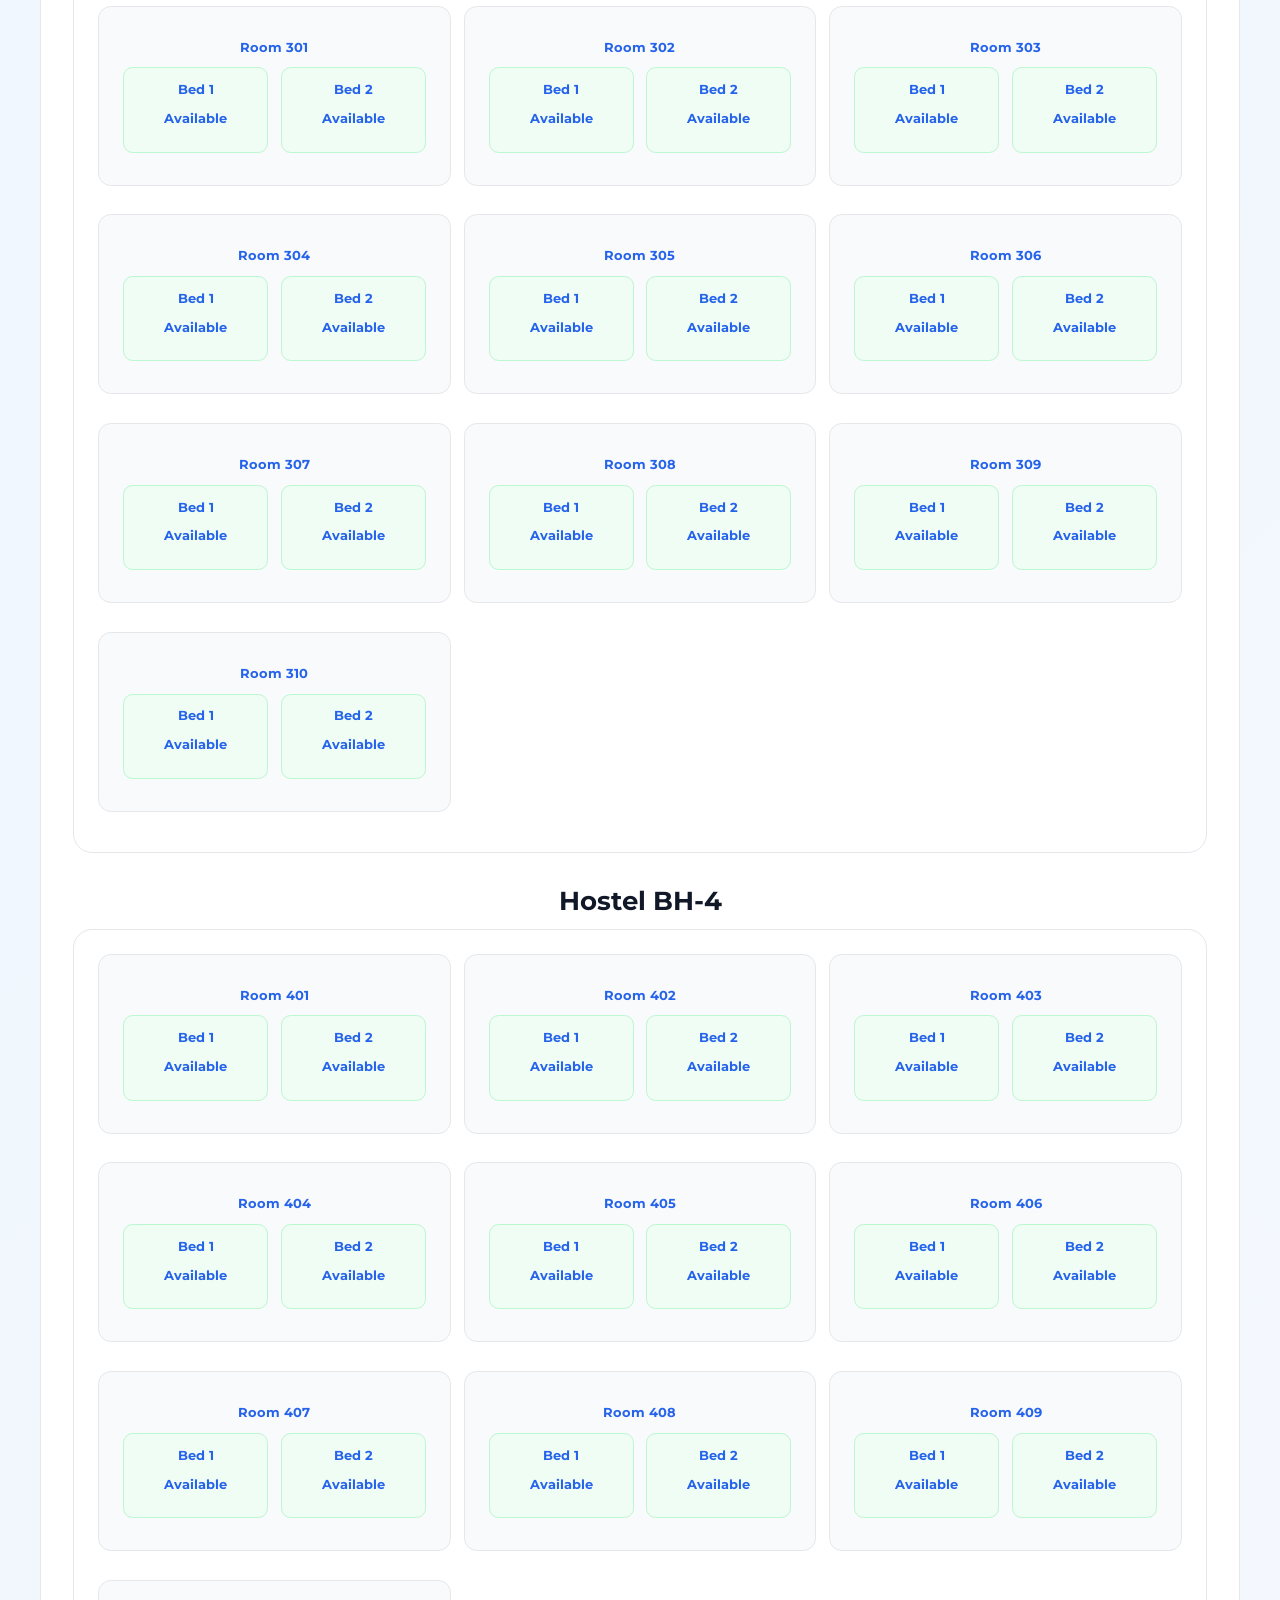
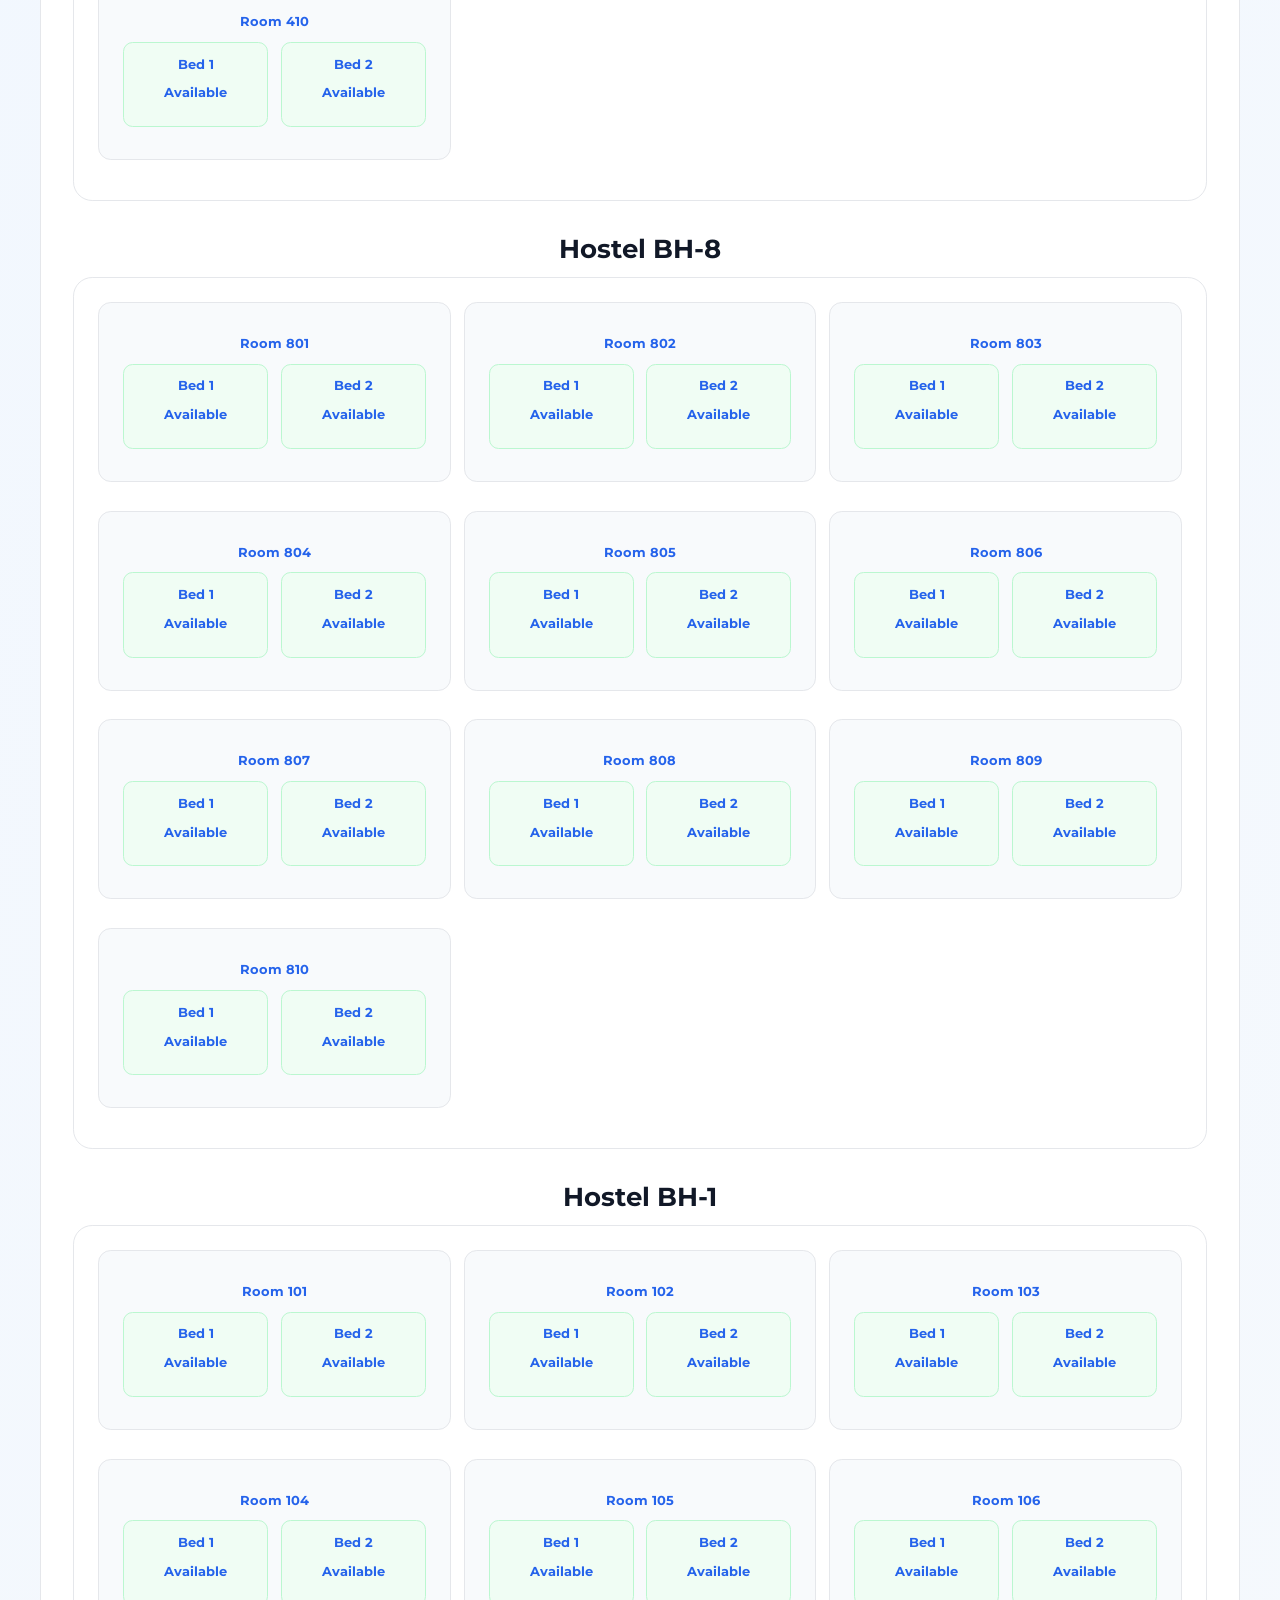
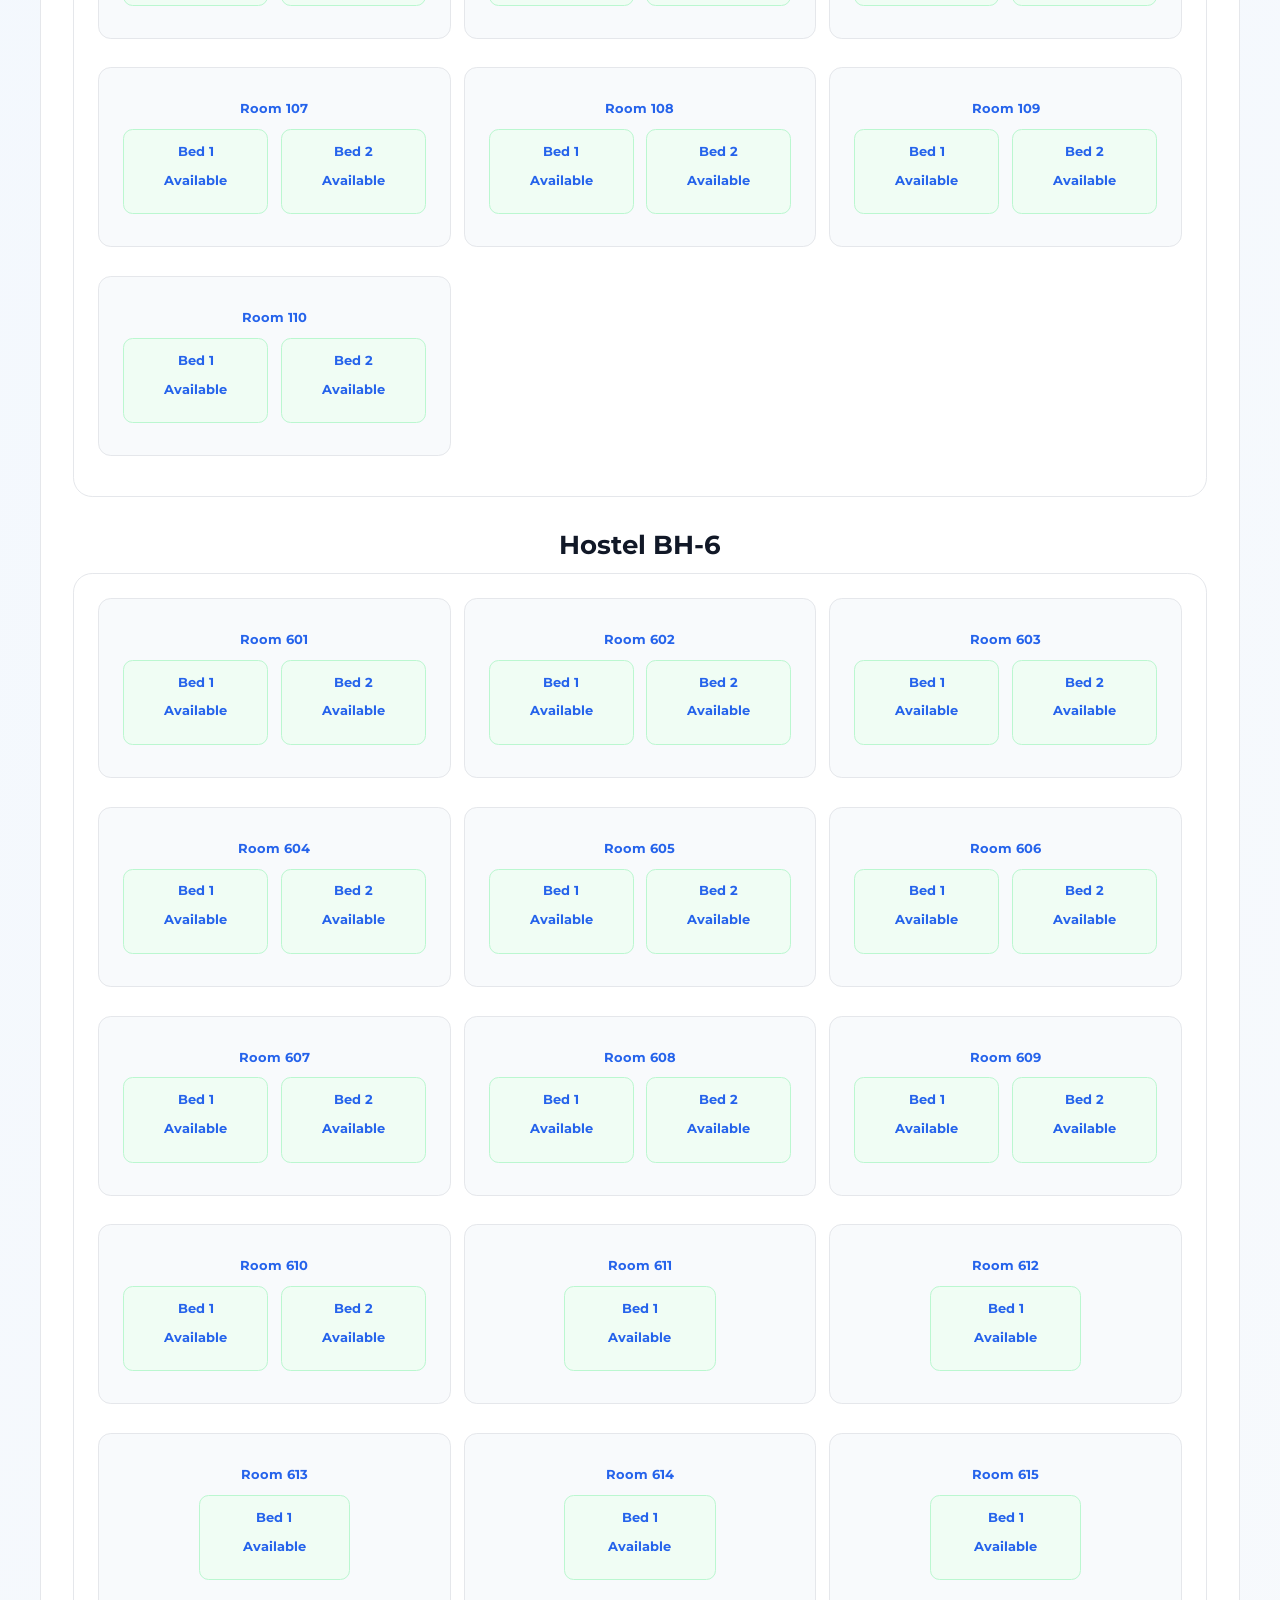
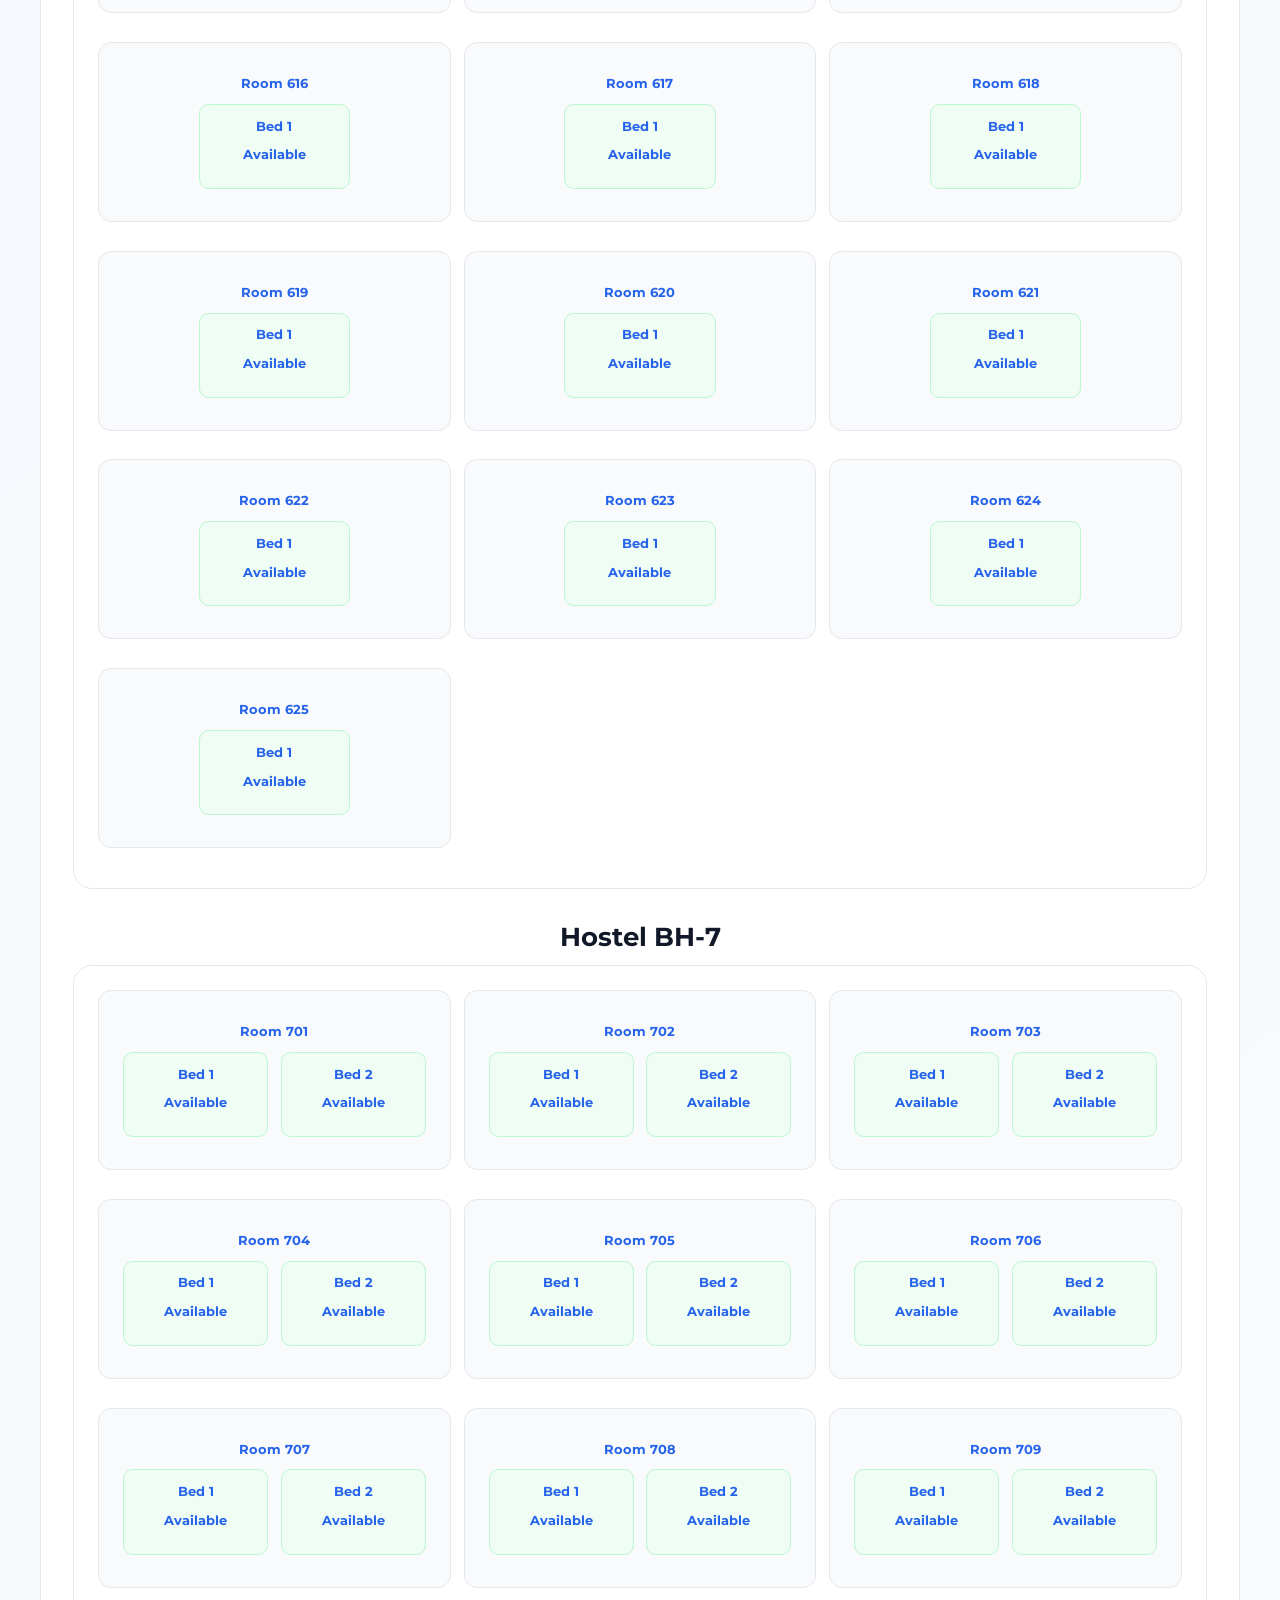
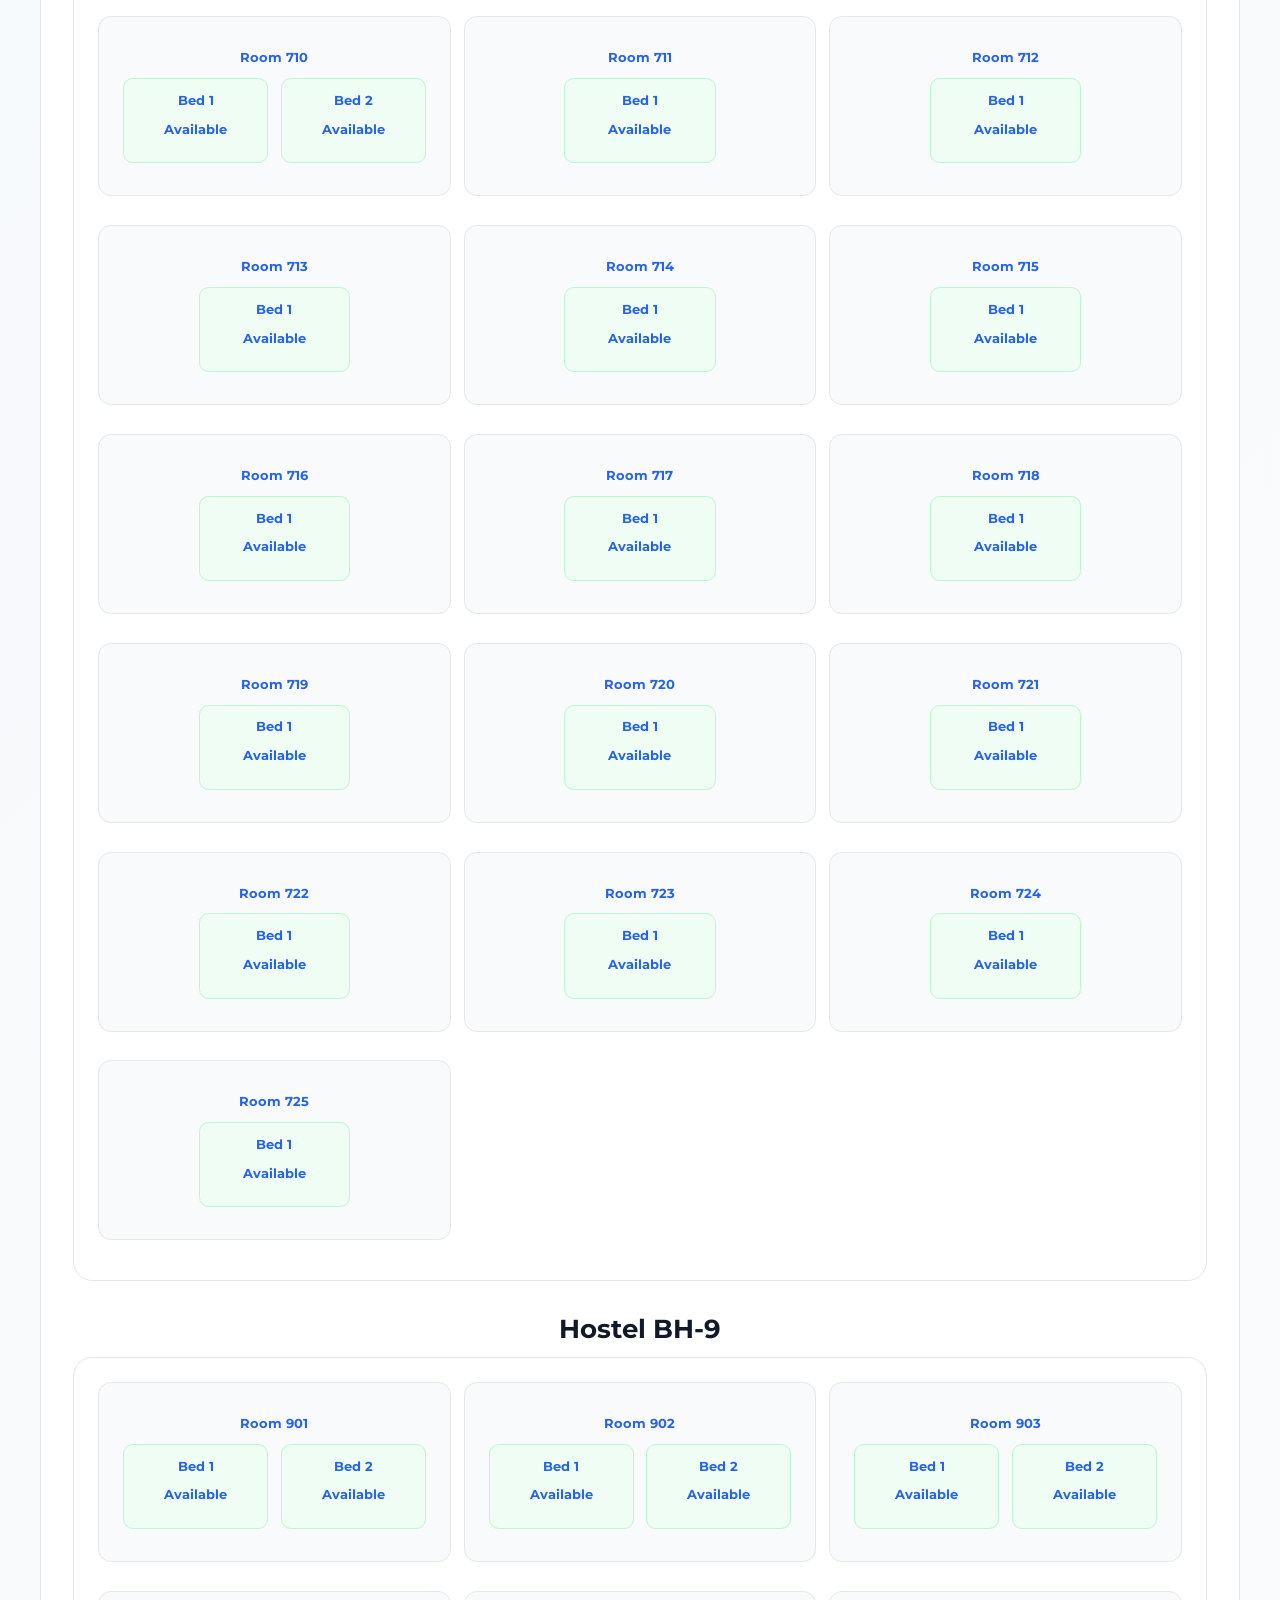
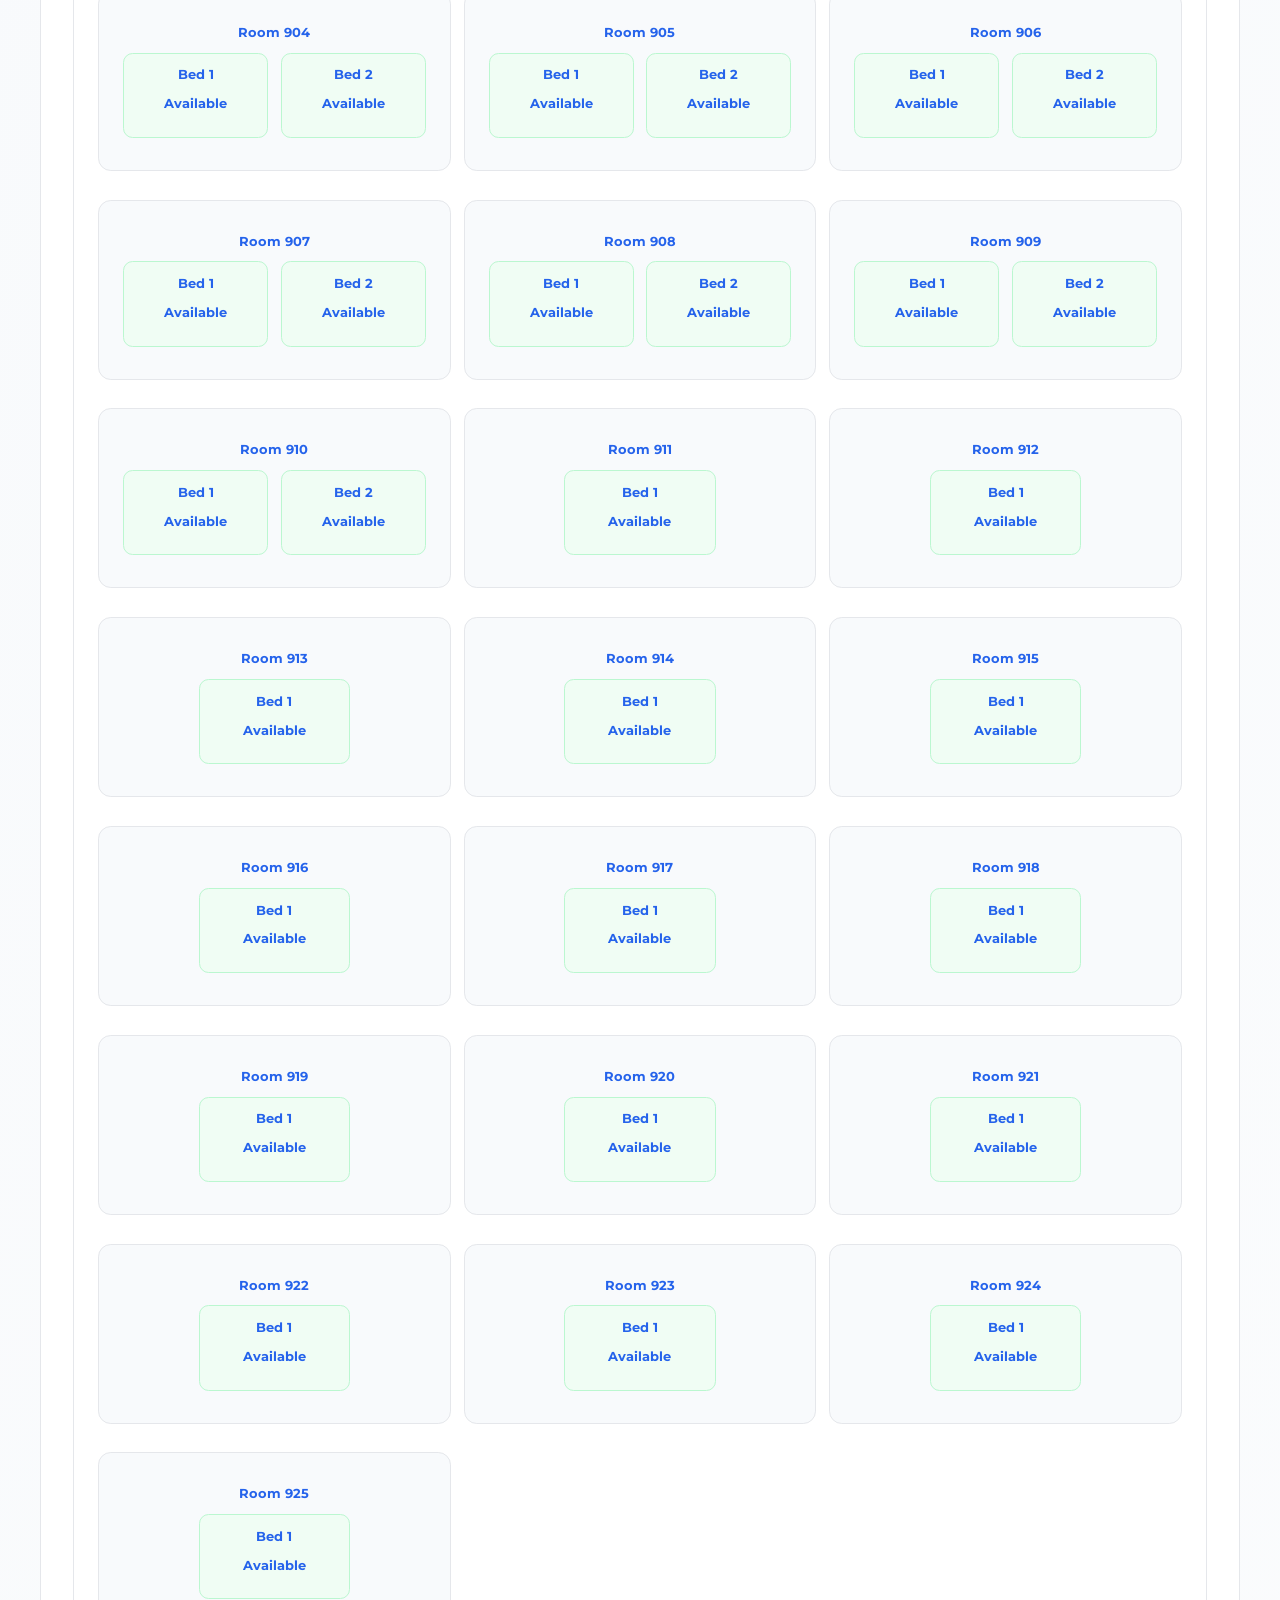
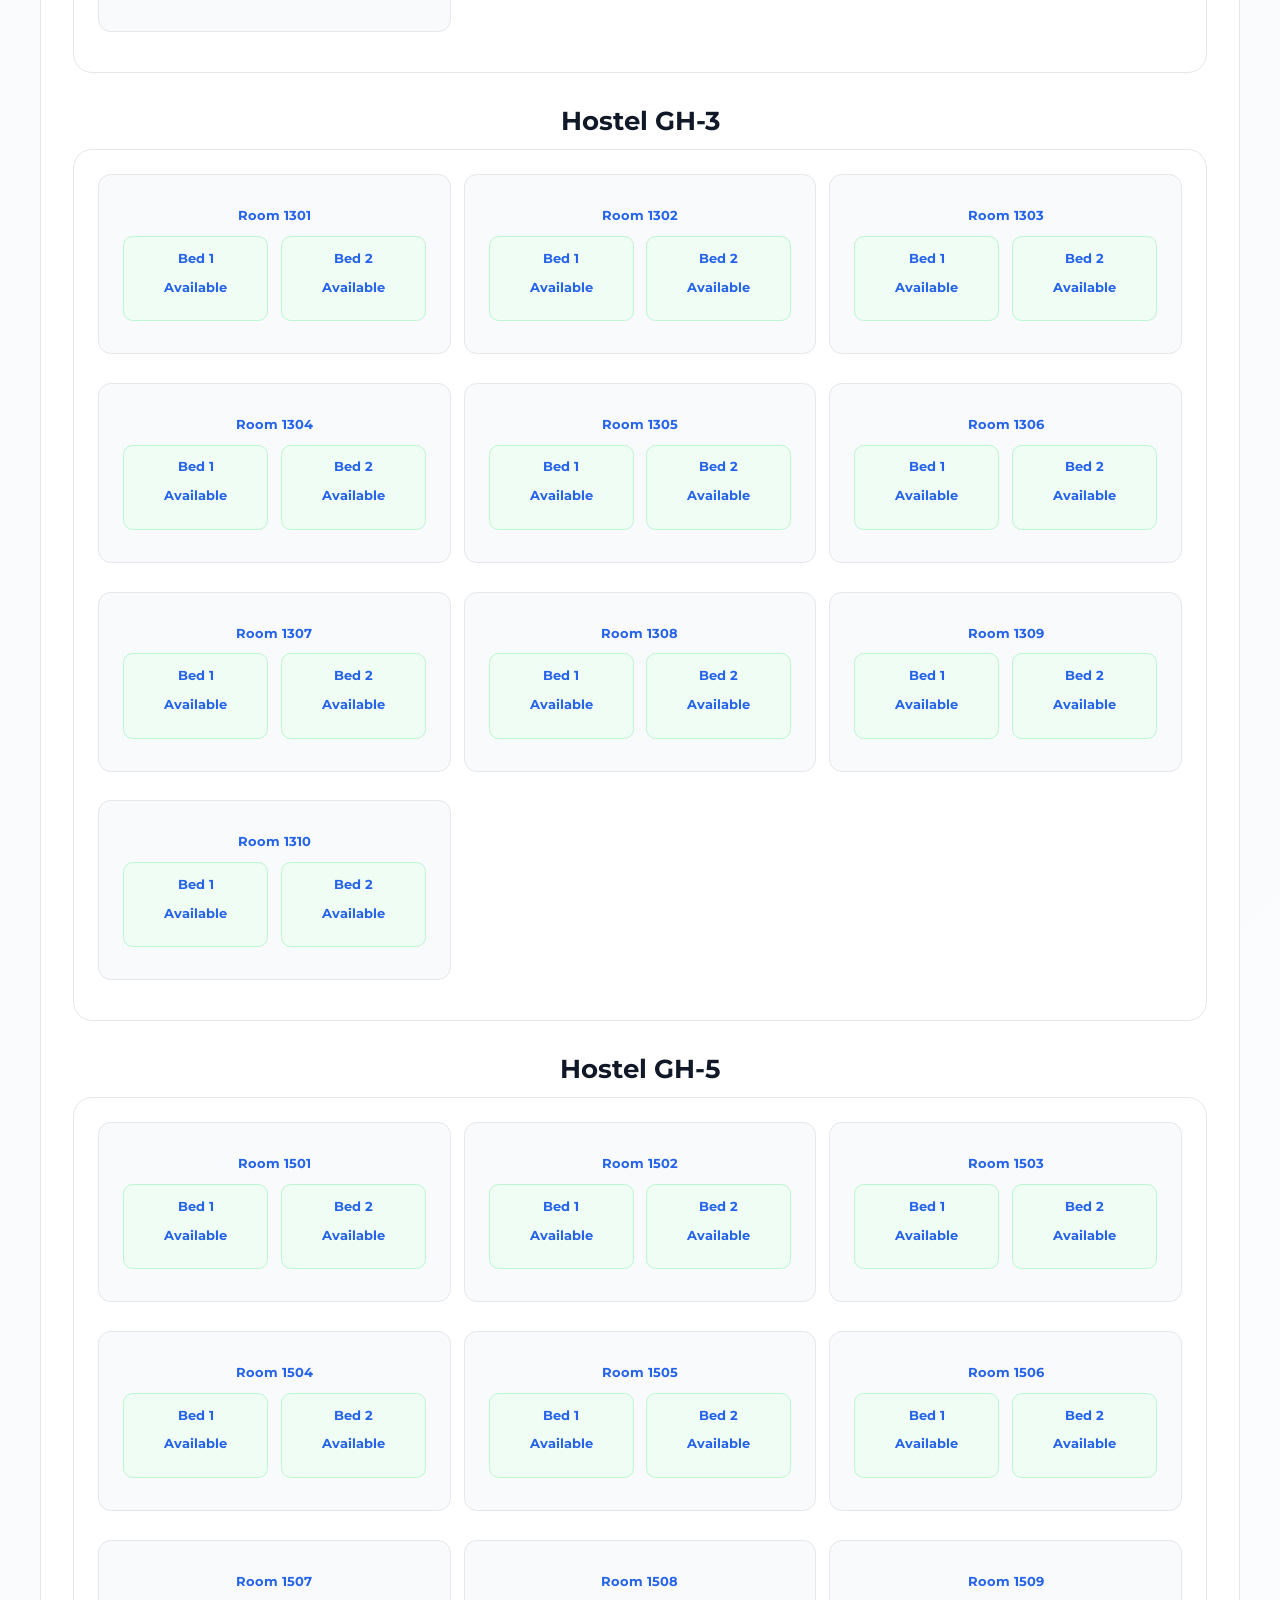
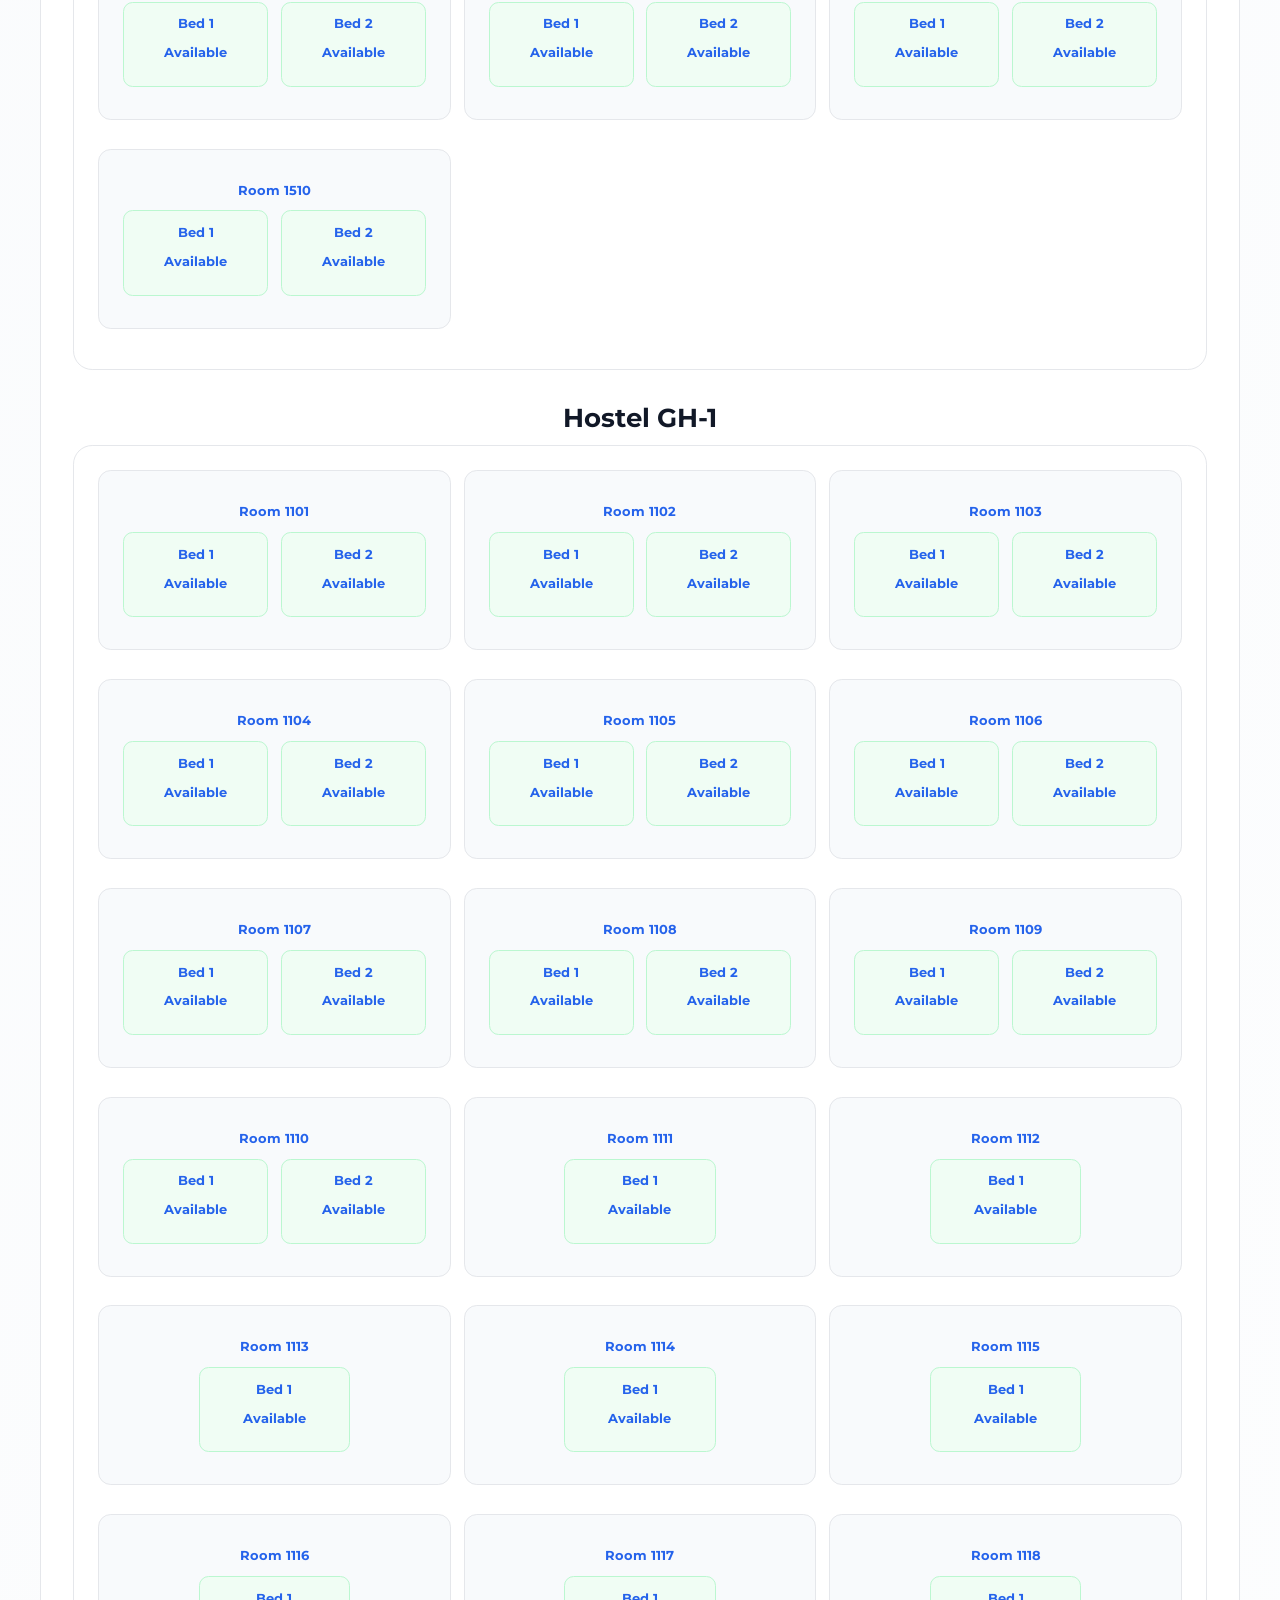
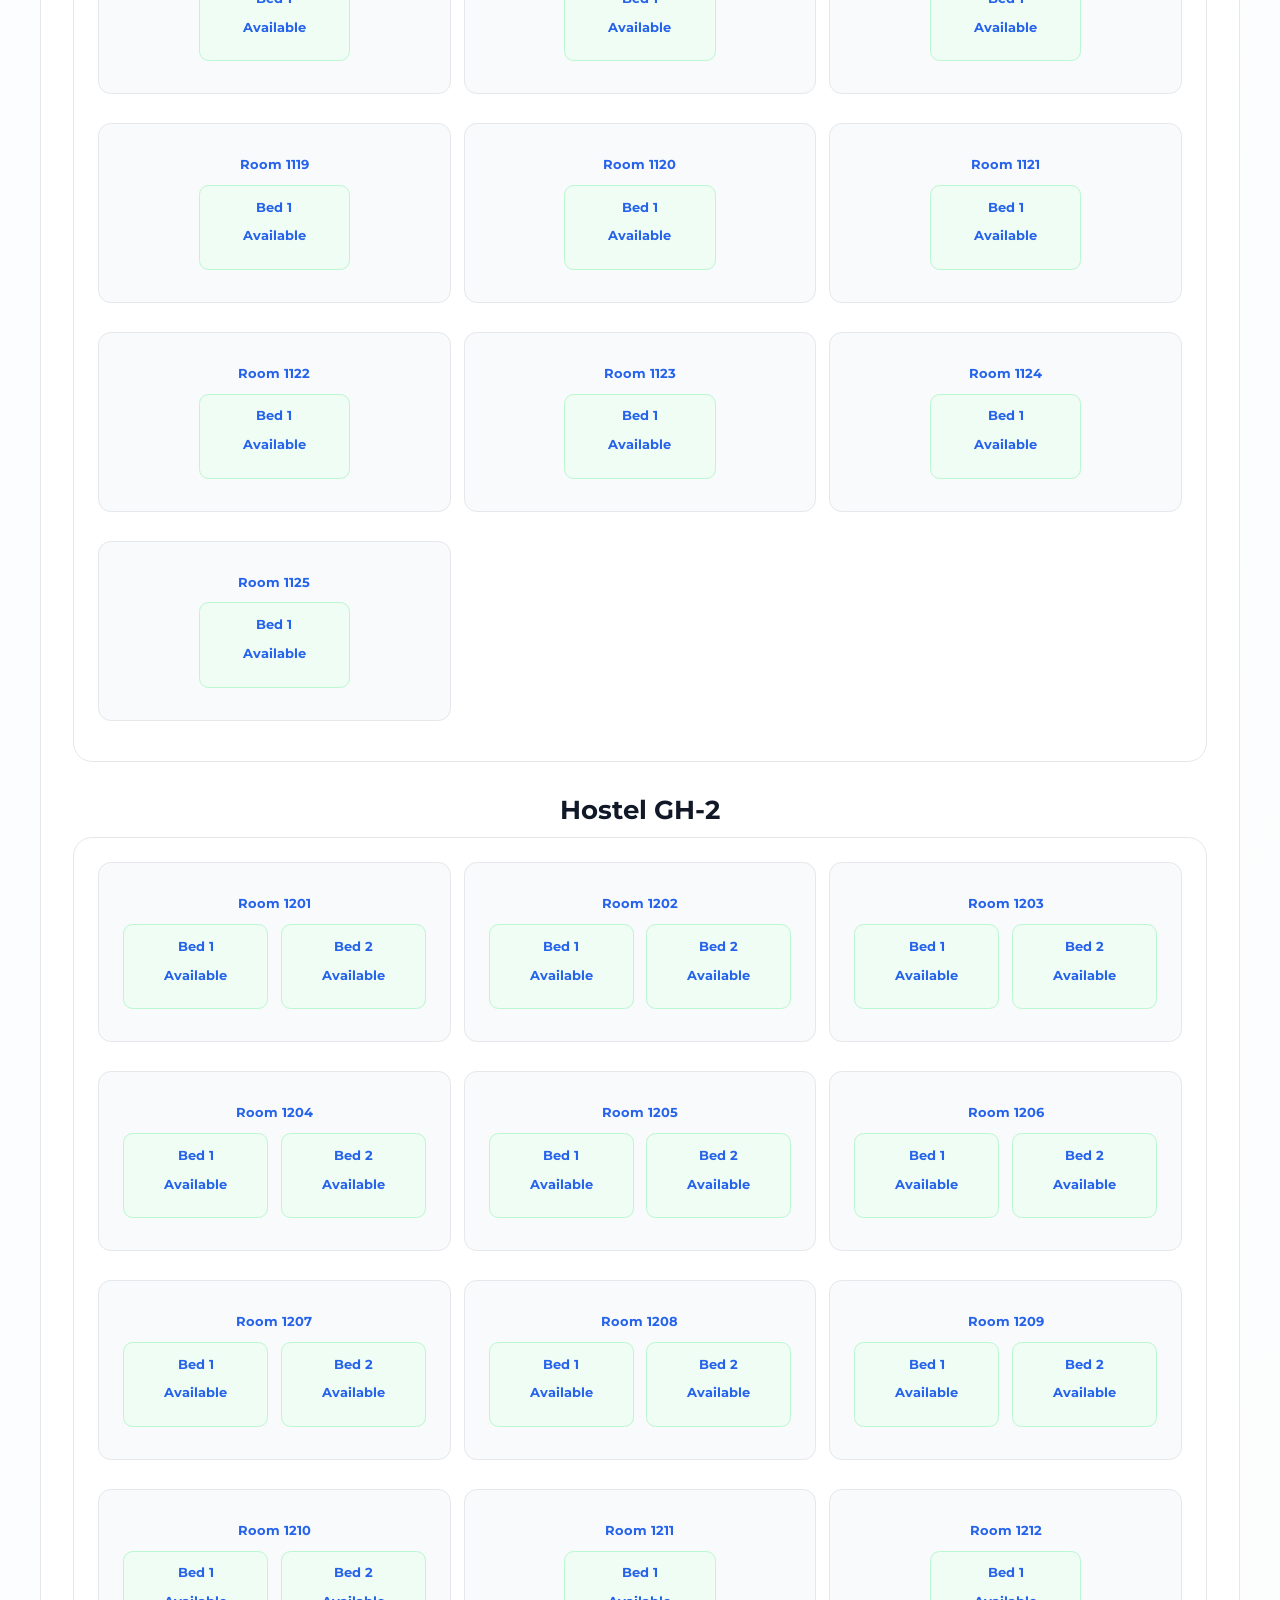
<file: html/room-allocation.html>
<!DOCTYPE html>
<html lang="en">

<head>
    <meta charset="UTF-8">
    <meta name="viewport" content="width=device-width, initial-scale=1.0">
    <title>Hostel Hub | Room Allocation</title>
    <link rel="icon" type="image/png" href="../assets/logo3.png">
    <link rel="stylesheet" href="../css/room-allocation.css">
    <link rel="stylesheet" href="../css/global.css">
    <link rel="stylesheet" href="../css/variable.css">
    <link rel="stylesheet" href="../css/nav.css">
    <link rel="stylesheet" href="../css/style.css">

    <link rel="stylesheet" href="https://cdnjs.cloudflare.com/ajax/libs/font-awesome/6.7.2/css/all.min.css">
    <style>
        @import url('https://fonts.googleapis.com/css2?family=Montserrat:ital,wght@0,100..900;1,100..900&display=swap');
    </style>
</head>

<body>
    <nav class="nav">
        <div class="logo">Hostel Hub</div>
        <div class="nav-links" id="navLinks">
            <a href="index.html">Home</a>
            <a href="apply.html">Apply</a>
            <a href="check-status.html">Check Status</a>
            <a href="room-allocation.html">Room Allocation</a>
            <a href="admin.html">Admin</a>
        </div>
        <button class="nav-toggle" id="navToggle" aria-label="Toggle menu">
            <i class="fa-solid fa-bars"></i>
        </button>
    </nav>
    <main>
        <div class="allocation-header">
            <h4>Room Allocation</h4>
            <p>Manage hostel rooms and beds</p>
        </div>

        <section class="allocation-summary">
            <div>
                <span>Total Beds</span>
                <strong id="total-beds">0</strong>
            </div>

            <div>
                <span>Available Beds</span>
                <strong id="available-beds">0</strong>
            </div>

            <div>
                <span>Occupied Beds</span>
                <strong id="occupied-beds">0</strong>
            </div>
        </section>
        <div class="allocation-filters">

            <div class="filter-group">
                <label for="hostel-filter">Hostel</label>
                <select id="hostel-filter">
                    <option value="all">All Hostels</option>
                </select>
            </div>

        </div>

        <section class="hostels-container">

        </section>
    </main>

    <script src="../js/nav.js"></script>
    <script src="../js/hostel-data.js"></script>
    <script src="../js/room-allocation.js"></script>
</body>

</html>
</file>
<file: style.css>
* {
    margin: 0;
    padding: 0;
    /* background: #F8FAFC; */
    font-family: montserrat;
    box-sizing: border-box;
}

/* navbar section  */

.nav {
    display: flex;
    height: 70px;
    width: 100%;
    background: rgba(30, 58, 138, 0.88);

    backdrop-filter: blur(12px);
    -webkit-backdrop-filter: blur(12px);

    border-bottom: 1px solid rgba(255, 255, 255, .12);

    box-shadow: 0 4px 15px rgba(0, 0, 0, .08);
    justify-content: space-between;
    align-items: center;
    position: sticky;
    top: 0;
    position: sticky;
    z-index: 1000;
    /* justify-items: center; */
}

.logo {
    font-size: 1.5rem;
    color: white;
    padding: 2rem;
    font-weight: 600;
    font-family: montserrat;
    transition: 0.3s ease-in-out;
}

.logo:hover {
    transform: scale(1.03);
}

.nav-links {
    display: flex;
    gap: 1.5rem;
    padding: 3rem;
    font-family: montserrat;

}

.nav a {
    text-decoration: none;
    color: white;
    transition: 0.3s ease;
    border-bottom: 2px solid transparent;
}

.nav a:hover {
    border-bottom: 2px solid white;
    color: #93C5FD;
}

.hero{
    background: linear-gradient(
        135deg,
        #EFF6FF 0%,
        #F8FAFC 100%
    );
    min-height: calc(100vh - 70px);
    padding:5rem 0;
    overflow:hidden;
}
.hero-container {
    max-width: 1300px;
    width: 90%;
    margin: 0 auto;
    display: flex;
    justify-content: space-between;
    align-items: center;
    gap: 3rem;


}
.hero-badge{

    display:inline-flex;
    align-items:center;
    gap:.6rem;

    padding:.7rem 1.3rem;
    margin-bottom:1.5rem;
    background:#DBEAFE;

    color:#1D4ED8;
    border-radius:40px;
    font-size:.9rem;
    font-weight:600;
}
.hero-content {
    flex: 1;
    /* margin: 3rem 1rem; */
    text-align: left;
}
.hero-heading{

    font-size:3.5rem;
    line-height:1.15;
    font-weight:700;
    color:#111827;
    margin-bottom:2rem;
}

.hero-description{

    font-size:1.2rem;
    line-height:1.9;
    color:#4B5563;
    max-width:620px;
    margin-bottom:2.5rem;
}

.hero-buttons{
    display:flex;
    gap:1rem;
    margin-bottom:2.5rem;
}
.btn-secondary{
    background:white;
    color:#1E3A8A;
    border:2px solid #1E3A8A;
}

.btn-secondary:hover{
    background:#1E3A8A;
    color:white;
}

.hero-highlights{

    display:flex;
    flex-wrap:wrap;
    gap:1.5rem;
}
.highlight{

    display:flex;
    align-items:center;
    gap:.5rem;
    color:#374151;
    font-weight:500;
}
.highlight i{
    color:#2563EB;
}
.hero-img{

    flex:1;
    display:flex;
    justify-content:center;
    position:relative;
}
.hero-img img{

    width:100%;
    max-width:600px;
    border-radius:28px;
    box-shadow:
    0 25px 60px rgba(30,58,138,.18);
    transition:.4s ease;
}
.hero-img img:hover{
    transform:translateY(-8px);
}

.btn {

    border: 1px solid transparent;
    border-radius: 2rem;
    padding: 1rem 3rem;
    color: white;
    background: #1E3A8A;
    transition: 0.3s ease-in-out;
    cursor: pointer;
}

.btn:hover {
    background: #2563EB;

    transform: translateY(-3px);

    box-shadow: 0 12px 30px rgba(37, 99, 235, .3);
}

.hero-img {
    display: flex;
    flex: 1;
    justify-content: center;
}

.hero-img img {
    border: 1px solid transparent;
    border-radius: 1.5rem;
    box-shadow: 0 20px 40px rgba(0, 0, 0, .15);
    object-fit: cover;
    width: 100%;
    max-width: 550px;
    height: auto;
    display: block;


}

/* Features Section  */
.features {

    background: white;
    padding: 6rem 0;
    box-shadow: inset 0 8px 20px rgba(0, 0, 0, 0.03);
}

.heading {
    font-size: 3.5rem;
    text-align: center;
    margin-bottom: 1rem;
    color: #111827;

}

.description {
    color: #6B7280;
    font-size: 1.5rem;
    text-align: center;
    padding: 1rem 0;
    margin-bottom: 2rem;
}

.card-container {
    width: 90%;
    max-width: 1100px;
    margin: 0 auto;
    display: grid;
    grid-template-columns: repeat(2, 1fr);
    gap: 2rem;

}

.features-card {
    background: #FFFFFF;
    min-height: 290px;
    /* width: 90%; */
    display: flex;
    flex-direction: column;
    border: 1px solid transparent;
    border-radius: 2rem;
    justify-content: center;
    padding: 2rem;
    align-items: center;
    box-shadow:
        0 10px 30px rgba(15, 23, 42, .08);
    transition: 0.3s ease-in-out;
    cursor: pointer;
}


.features-card:hover {
    box-shadow:
        0 18px 45px rgba(37, 99, 235, .15);
    border: 1px solid #2563EB;
    transform: translateY(-8px);
}

.features-card i {
    font-size: 3rem;
    color: #2563EB;
    margin-bottom: 1.5rem;
    transition: .3s ease;
}

.features-card:hover i {
    color: #1E3A8A;
    transform: scale(1.1);
}

.features-card h4 {
    color: #111827;
    text-align: center;
    font-size: 1.6rem;
    padding: 1rem;
}

.features-card p {
    color: #6B7280;
    font-size: 1rem;
    line-height: 1.4;
    text-align: center;
}

/* Statistics Section    */

.statistics {
    padding: 6rem 0 6rem;
    background: linear-gradient(
        135deg,
        #EFF6FF 0%,
        #F8FAFC 100%
    );
     min-height: 75vh;
    display:flex;
    align-items:center;
    
}

.stats-card-container {
    display: flex;
    flex-direction: row;
    max-width: 1100px;
    margin: 0 auto;
    width: 90%;
    gap: 4rem;
    justify-content: center;
    align-items: center;
}

.stats-card {
    display: flex;
    flex-direction: column;
    min-height: 240px;
    width: 310px;
    border: 1px solid transparent;
    border-radius: 2rem;
    justify-content: center;
    padding: 2rem;
    align-items: center;
    box-shadow:
        0 10px 30px rgba(15, 23, 42, .08);
    transition: 0.3s ease-in-out;
    cursor: pointer;

}

.stats-card:hover {
    box-shadow:
        0 18px 45px rgba(37, 99, 235, .15);
    border: 1px solid #2563EB;
    transform: translateY(-8px);
}

.stats-card i {
    font-size: 1.6rem;
    color: #2563EB;
    margin-bottom: 1rem;
    transition: .3s ease;
}

.stats-card:hover i {
    color: #1E3A8A;
    transform: scale(1.1);
}

.stats-card h3 {
    color: #111827;
    text-align: center;
    font-size: 2.5rem;
    padding: 1rem;
}

.stats-card h4 {
    color: #6B7280;
    font-size: 1rem;
    line-height: 1.4;
    text-align: center;
}

/* About Section  */

.about {
    padding: 6rem 0;
    background: white;
}

.about-container {
    max-width: 1300px;
    width: 90%;
    margin: 0 auto;
    display: flex;
    justify-content: center;
    align-items: center;
    gap: 5rem;

}

.about-container img {
    border-radius: 2rem;
    box-shadow:
        0 20px 45px rgba(37, 99, 235, .15);
    transition: 0.3s ease;
    max-width: 650px;
    width: 100%;
    height: 450px;
    object-fit: cover;
}

.about-container img:hover {
    transform: translateY(-6px)scale(1.02);
    box-shadow:
        0 30px 55px rgba(37, 99, 235, .25);
}

.about-content {
    display: flex;
    flex-direction: column;
    width: 100%;
}

.about-content span {
    font-size: 0.95rem;
    font-weight: 700;
    color: var(--primary-color);
    letter-spacing: 3px;
    text-transform: uppercase;
    margin-bottom: 1.2rem;
}

.about-content h2 {
    font-size: 2.8rem;
    color: #111827;
    line-height: 1.2;
    margin-bottom: 1.5rem;
}

.about-content p {
    font-size: 1.1rem;
    color: #4B5563;
    line-height: 1.8;
    margin-bottom: 2rem;
}

.about-container ul {
    list-style: none;
    display: flex;
    flex-direction: column;
    gap: 1rem;
    margin-bottom: 2rem;

}

.about-container ul li {
    display: flex;
    align-items: center;
    gap: 12px;

    font-size: 1.05rem;
    font-weight: 500;
    color: #374151;
}

.about-container ul li i {
    color: #2563EB;
    font-size: 1.2rem;
}

.about-content .btn {
    align-self: flex-start;
}


/* Footer Section  */

.footer {
    background: #1E3A8A;
    padding-top: 4rem;
    border-top: 1px solid rgba(255, 255, 255, .08);
}

.footer-top {
    color: grey;
    display: flex;
    justify-content: space-between;
    width: 100%;
    height: 180px;
    gap: 2rem;
}

.footer-brand {
    max-width: 300px;
    display: flex;
    flex-direction: column;
    gap: 1rem;
}

.footer-brand h4 {
    color: beige;
    font-size: 1.1rem;
    display: flex;
    gap: .80rem;
    justify-items: center;

}

.footer-brand span {
    color: white;
    font-size: 0.80rem;
    line-height: 1.5;
}

.footer-brand i {
    color: #3B82F6;

}

.footer-links {

    display: flex;
    flex-direction: column;
    gap: 1rem;
}

.footer-links h4 {
    color: beige;
    font-size: 1.1rem;
}

.footer-links a {
    text-decoration: none;
    color: white;
    font-size: 0.80rem;
    transition: 0.3s ease-in-out;

}

.footer-links a:hover{
    transform: translateX(3px);
    color: #60A5FA;
}

.footer-contact {
    display: flex;
    flex-direction: column;
    gap: 1rem;

}

.footer-contact h4 {
    color: beige;
    font-size: 1.1rem;
}

.footer-contact span {
    text-decoration: none;
    color: white;
    font-size: 0.80rem;
    display: flex;
    gap: .80rem;
    justify-items: center;
}
.footer-contact i{
    color:#3B82F6;
}

.footer-social h4 {
    color: beige;
    font-size: 1.1rem;
}

.footer-social a i{
    width:40px;
    height:40px;

    display:flex;
    justify-content:center;
    align-items:center;

    border-radius:50%;
    background:rgba(255,255,255,.08);
    color:white;

    font-size:1rem;
    transition:.3s ease;
}


.footer-social a:hover{

    color:#60A5FA;
    transform:translateY(-4px);

}
.footer-social a:hover i{
    background:#2563EB;
    color:white;
    transform:translateY(-3px);
    box-shadow:0 10px 20px rgba(37,99,235,.35);

}
.footer-social-logo{
    display: flex;
    justify-content: center;
    gap: 0.7rem;
    padding: 1rem 0;
}
.footer-bottom {
    border-top: 1px solid rgba(255,255,255,0.08);
    font-size: 0.80rem;
    text-align: center;
    color: white;
    width: 100%;
    padding: 1rem;
}
</file>
<file: global.css>
.container{
    width: 90%;
    max-width: 1300px;
    margin: 0 auto;
}

html{
    scroll-behavior: smooth;
}

body{
    background:#F8FAFC;
}
</file>
<file: variable.css>
:root{
  --primary-color: #1E3A8A;
  --secondary-color: #2563EB;
  --background-color: #F8FAFC;
  --surface-color: #FFFFFF;
  --text-color: #111827;
  --heading-color: #111827;
  
  --section-padding: 6rem;
  --card-radius: 2rem;
  --shadow: 0 10px 30px rgba(15,23,42,.08);
}
</file>
<file: css/global.css>
.container {
    width: 90%;
    max-width: 1300px;
    margin: 0 auto;
}

html {
    scroll-behavior: smooth;
}

body {
    background: #F8FAFC;
}


.btn {

    border: 1px solid transparent;
    border-radius: 2rem;
    padding: 1rem 3rem;
    color: white;
    background: #1E3A8A;
    transition: 0.3s ease-in-out;
    cursor: pointer;
    text-decoration: none;
}

.btn:hover {
    background: #2563EB;
    transform: translateY(-3px);
    box-shadow: 0 12px 30px rgba(37, 99, 235, .3);
}

.btn:active {
    transform: scale(0.95);
}

::-webkit-scrollbar {
    width: 10px;
}

::-webkit-scrollbar-track {
    background: #F1F5F9;
}

::-webkit-scrollbar-thumb {
    background: #1E3A8A;
    border-radius: 10px;
}

::-webkit-scrollbar-thumb:hover {
    background: #2563EB;
}
</file>
<file: css/variable.css>
:root {
  --primary-color: #1E3A8A;
  --secondary-color: #2563EB;
  --background-color: #F8FAFC;
  --surface-color: #FFFFFF;
  --text-color: #111827;
  --heading-color: #111827;

  --section-padding: 6rem;
  --card-radius: 2rem;
  --shadow: 0 10px 30px rgba(15, 23, 42, .08);
}
</file>
<file: css/nav.css>
.nav {
    display: flex;
    height: 70px;
    width: 100%;
    background: rgba(30, 58, 138, 0.88);

    backdrop-filter: blur(12px);
    -webkit-backdrop-filter: blur(12px);

    border-bottom: 1px solid rgba(255, 255, 255, .12);

    box-shadow: 0 4px 15px rgba(0, 0, 0, .08);
    justify-content: space-between;
    align-items: center;
    position: sticky;
    top: 0;
    position: sticky;
    z-index: 1000;
    /* justify-items: center; */
}

.logo {
    font-size: 1.5rem;
    color: white;
    padding: 2rem;
    font-weight: 600;
    font-family: montserrat;
    transition: 0.3s ease-in-out;
}

.logo:hover {
    transform: scale(1.03);
}

.nav-links {
    display: flex;
    gap: 1.5rem;
    padding: 3rem;
    font-family: montserrat;

}

.nav a {
    text-decoration: none;
    color: white;
    transition: 0.3s ease;
    border-bottom: 2px solid transparent;
}

.nav a:hover {
    border-bottom: 2px solid white;
    color: #93C5FD;
}

/* to make it responsive  */

.nav-toggle {
    display: none;
    background: none;
    border: none;
    color: white;
    font-size: 1.5rem;
    padding: 0 1.5rem;
    cursor: pointer;
}

@media (max-width: 768px) {
    .nav-toggle {
        display: block;
    }

    .nav-links {
        position: absolute;
        top: 70px;
        left: 0;
        width: 100%;
        background: rgba(30, 58, 138, 0.97);
        flex-direction: column;
        align-items: center;
        gap: 0;
        padding: 1rem 0;

        transform: translateY(-15px);
        opacity: 0;
        visibility: hidden;
        pointer-events: none;
        will-change: transform, opacity;
        transition: transform 0.25s ease, opacity 0.25s ease;
    }

    .nav-links.active {
        transform: translateY(0);
        opacity: 1;
        visibility: visible;
        pointer-events: auto;
    }

    .nav-links a {
        padding: 1rem 0;
        width: 100%;
        text-align: center;
    }

    .nav {
        backdrop-filter: none;
        -webkit-backdrop-filter: none;
        background: rgba(30, 58, 138, 0.97);
    }
}
</file>
<file: css/footer.css>
.footer {
    background: #1E3A8A;
    padding-top: 4rem;
    border-top: 1px solid rgba(255, 255, 255, .08);
}

.footer-top {
    color: grey;
    display: flex;
    justify-content: space-between;
    width: 100%;
    height: 180px;
    gap: 2rem;
}

.footer-brand {
    max-width: 300px;
    display: flex;
    flex-direction: column;
    gap: 1rem;
}

.footer-brand h4 {
    color: beige;
    font-size: 1.1rem;
    display: flex;
    gap: .80rem;
    justify-items: center;

}

.footer-brand span {
    color: white;
    font-size: 0.80rem;
    line-height: 1.5;
}

.footer-brand i {
    color: #3B82F6;

}

.footer-links {

    display: flex;
    flex-direction: column;
    gap: 1rem;
}

.footer-links h4 {
    color: beige;
    font-size: 1.1rem;
}

.footer-links a {
    text-decoration: none;
    color: white;
    font-size: 0.80rem;
    transition: 0.3s ease-in-out;

}

.footer-links a:hover {
    transform: translateX(3px);
    color: #60A5FA;
}

.footer-contact {
    display: flex;
    flex-direction: column;
    gap: 1rem;

}

.footer-contact h4 {
    color: beige;
    font-size: 1.1rem;
}

.footer-contact span {
    text-decoration: none;
    color: white;
    font-size: 0.80rem;
    display: flex;
    gap: .80rem;
    justify-items: center;
}

.footer-contact i {
    color: #3B82F6;
}

.footer-social h4 {
    color: beige;
    font-size: 1.1rem;
}

.footer-social a i {
    width: 40px;
    height: 40px;

    display: flex;
    justify-content: center;
    align-items: center;

    border-radius: 50%;
    background: rgba(255, 255, 255, .08);
    color: white;

    font-size: 1rem;
    transition: .3s ease;
}


.footer-social a:hover {

    color: #60A5FA;
    transform: translateY(-4px);

}

.footer-social a:hover i {
    background: #2563EB;
    color: white;
    transform: translateY(-3px);
    box-shadow: 0 10px 20px rgba(37, 99, 235, .35);

}

.footer-social-logo {
    display: flex;
    justify-content: center;
    gap: 0.7rem;
    padding: 1rem 0;
}

.footer-bottom {
    border-top: 1px solid rgba(255, 255, 255, 0.08);
    font-size: 0.80rem;
    text-align: center;
    color: white;
    width: 100%;
    padding: 1rem;
}

@media (max-width: 1024px) {
    .footer-top {
        flex-wrap: wrap;
        height: auto;
        row-gap: 2rem;
        padding-bottom: 2rem;
    }

    .footer-brand,
    .footer-links,
    .footer-contact,
    .footer-social {
        width: 45%;
        max-width: 45%;
    }
}
@media (max-width: 768px) {
    .footer-brand,
    .footer-links,
    .footer-contact,
    .footer-social {
        width: 100%;
        max-width: 100%;
        text-align: center;
        align-items: center;
    }

    .footer-brand h4,
    .footer-contact span {
        justify-content: center;
    }
}
</file>
<file: css/style.css>
* {
    margin: 0;
    padding: 0;
    /* background: #F8FAFC; */
    font-family: montserrat;
    box-sizing: border-box;
}


.hero {
    background: linear-gradient(135deg,
            #EFF6FF 0%,
            #F8FAFC 100%);
    min-height: calc(100vh - 70px);
    padding: 5rem 0;
    overflow: hidden;
}

.hero-container {
    max-width: 1300px;
    width: 90%;
    margin: 0 auto;
    display: flex;
    justify-content: space-between;
    align-items: center;
    gap: 3rem;


}

.hero-badge {

    display: inline-flex;
    align-items: center;
    gap: .6rem;

    padding: .7rem 1.3rem;
    margin-bottom: 1.5rem;
    background: #DBEAFE;

    color: #1D4ED8;
    border-radius: 40px;
    font-size: .9rem;
    font-weight: 600;
}

.hero-content {
    flex: 1;
    /* margin: 3rem 1rem; */
    text-align: left;
}

.hero-heading {

    font-size: 3.5rem;
    line-height: 1.15;
    font-weight: 700;
    color: #111827;
    margin-bottom: 2rem;
}

.hero-description {

    font-size: 1.2rem;
    line-height: 1.9;
    color: #4B5563;
    max-width: 620px;
    margin-bottom: 2.5rem;
}

.hero-buttons {
    display: flex;
    gap: 1rem;
    margin-bottom: 2.5rem;
}

.btn-secondary {
    background: white;
    color: #1E3A8A;
    border: 2px solid #1E3A8A;
}

.btn-secondary:hover {
    background: #1E3A8A;
    color: white;
}

.hero-highlights {

    display: flex;
    flex-wrap: wrap;
    gap: 1.5rem;
}

.highlight {

    display: flex;
    align-items: center;
    gap: .5rem;
    color: #374151;
    font-weight: 500;
}

.highlight i {
    color: #2563EB;
}

.hero-img {
    display: flex;
    flex: 1;
    justify-content: center;
}

.hero-img img {
    border: 1px solid transparent;
    border-radius: 1.5rem;
    box-shadow: 0 20px 40px rgba(0, 0, 0, .15);
    object-fit: cover;
    width: 100%;
    max-width: 550px;
    transition: 0.3s ease;
    height: auto;
    display: block;


}

.hero-img img:hover {
    transform: translateY(-8px);
}

/* Features Section  */
.features {

    background: white;
    padding: 6rem 0;
    box-shadow: inset 0 8px 20px rgba(0, 0, 0, 0.03);
}

.heading {
    font-size: 3.5rem;
    text-align: center;
    margin-bottom: 1rem;
    color: #111827;

}

.description {
    color: #6B7280;
    font-size: 1.5rem;
    text-align: center;
    padding: 1rem 0;
    margin-bottom: 2rem;
}

.card-container {
    width: 90%;
    max-width: 1100px;
    margin: 0 auto;
    display: grid;
    grid-template-columns: repeat(2, 1fr);
    gap: 2rem;

}

.features-card {
    background: #FFFFFF;
    min-height: 290px;
    /* width: 90%; */
    display: flex;
    flex-direction: column;
    border: 1px solid transparent;
    border-radius: 2rem;
    justify-content: center;
    padding: 2rem;
    align-items: center;
    box-shadow:
        0 10px 30px rgba(15, 23, 42, .08);
    transition: 0.3s ease-in-out;
    cursor: pointer;
}


.features-card:hover {
    box-shadow:
        0 18px 45px rgba(37, 99, 235, .15);
    border: 1px solid #2563EB;
    transform: translateY(-8px);
}

.features-card i {
    font-size: 3rem;
    color: #2563EB;
    margin-bottom: 1.5rem;
    transition: .3s ease;
}

.features-card:hover i {
    color: #1E3A8A;
    transform: scale(1.1);
}

.features-card h4 {
    color: #111827;
    text-align: center;
    font-size: 1.6rem;
    padding: 1rem;
}

.features-card p {
    color: #6B7280;
    font-size: 1rem;
    line-height: 1.4;
    text-align: center;
}

/* Statistics Section    */

.statistics {
    padding: 6rem 0 6rem;
    background: linear-gradient(135deg,
            #EFF6FF 0%,
            #F8FAFC 100%);
    min-height: 75vh;
    display: flex;
    align-items: center;

}

.stats-card-container {
    display: flex;
    flex-direction: row;
    max-width: 1100px;
    margin: 0 auto;
    width: 90%;
    gap: 4rem;
    justify-content: center;
    align-items: center;
}

.stats-card {
    display: flex;
    flex-direction: column;
    min-height: 240px;
    width: 310px;
    border: 1px solid transparent;
    border-radius: 2rem;
    justify-content: center;
    padding: 2rem;
    align-items: center;
    box-shadow:
        0 10px 30px rgba(15, 23, 42, .08);
    transition: 0.3s ease-in-out;
    cursor: pointer;

}

.stats-card:hover {
    box-shadow:
        0 18px 45px rgba(37, 99, 235, .15);
    border: 1px solid #2563EB;
    transform: translateY(-8px);
}

.stats-card i {
    font-size: 1.6rem;
    color: #2563EB;
    margin-bottom: 1rem;
    transition: .3s ease;
}

.stats-card:hover i {
    color: #1E3A8A;
    transform: scale(1.1);
}

.stats-card h3 {
    color: #111827;
    text-align: center;
    font-size: 2.5rem;
    padding: 1rem;
}

.stats-card h4 {
    color: #6B7280;
    font-size: 1rem;
    line-height: 1.4;
    text-align: center;
}

/* About Section  */

.about {
    padding: 6rem 0;
    background: white;
}

.about-container {
    max-width: 1300px;
    width: 90%;
    margin: 0 auto;
    display: flex;
    justify-content: center;
    align-items: center;
    gap: 5rem;

}

.about-container img {
    border-radius: 2rem;
    box-shadow:
        0 20px 45px rgba(37, 99, 235, .15);
    transition: 0.3s ease;
    max-width: 650px;
    width: 100%;
    height: 450px;
    object-fit: cover;
}

.about-container img:hover {
    transform: translateY(-6px)scale(1.02);
    box-shadow:
        0 30px 55px rgba(37, 99, 235, .25);
}

.about-content {
    display: flex;
    flex-direction: column;
    width: 100%;
}

.about-content span {
    font-size: 0.95rem;
    font-weight: 700;
    color: var(--primary-color);
    letter-spacing: 3px;
    text-transform: uppercase;
    margin-bottom: 1.2rem;
}

.about-content h2 {
    font-size: 2.8rem;
    color: #111827;
    line-height: 1.2;
    margin-bottom: 1.5rem;
}

.about-content p {
    font-size: 1.1rem;
    color: #4B5563;
    line-height: 1.8;
    margin-bottom: 2rem;
}

.about-container ul {
    list-style: none;
    display: flex;
    flex-direction: column;
    gap: 1rem;
    margin-bottom: 2rem;

}

.about-container ul li {
    display: flex;
    align-items: center;
    gap: 12px;

    font-size: 1.05rem;
    font-weight: 500;
    color: #374151;
}

.about-container ul li i {
    color: #2563EB;
    font-size: 1.2rem;
}

.about-content .btn {
    align-self: flex-start;
}


/* ============================
   TABLET (max-width: 1024px)
============================ */
@media (max-width: 1024px) {

    .hero-heading {
        font-size: 2.7rem;
    }

    .hero-description {
        font-size: 1.05rem;
    }

    .hero-container {
        gap: 2rem;
    }

    .heading {
        font-size: 2.6rem;
    }

    .description {
        font-size: 1.2rem;
    }

    .card-container {
        grid-template-columns: repeat(2, 1fr);
        gap: 1.5rem;
    }

    .stats-card-container {
        flex-wrap: wrap;
        gap: 2rem;
    }

    .stats-card {
        width: 45%;
        min-width: 220px;
    }

    .about-container {
        gap: 2.5rem;
    }

    .about-container img {
        max-width: 450px;
        height: 380px;
    }

    .about-content h2 {
        font-size: 2.2rem;
    }

    
}

/* ============================
   MOBILE / SMALL TABLET (max-width: 768px)
============================ */
@media (max-width: 768px) {

    .hero-container {
        flex-direction: column;
        text-align: center;
    }

    .hero-content {
        text-align: center;
    }

    .hero-description {
        margin-left: auto;
        margin-right: auto;
    }

    .hero-buttons {
        justify-content: center;
        flex-wrap: wrap;
    }

    .hero-highlights {
        justify-content: center;
    }

    .hero-img {
        order: -1;
    }

    .about-container {
        flex-direction: column;
        text-align: center;
    }

    .about-container img {
        max-width: 100%;
        height: 320px;
    }

    .about-container ul li {
        justify-content: center;
    }

    .about-content .btn {
        align-self: center;
    }

}

/* ============================
   MOBILE (max-width: 600px)
============================ */
@media (max-width: 600px) {

    .hero {
        padding: 3rem 0;
    }

    .hero-heading {
        font-size: 2.1rem;
    }

    .hero-badge {
        font-size: 0.8rem;
        padding: 0.5rem 1rem;
    }

    .hero-description {
        font-size: 1rem;
        line-height: 1.7;
    }

    .hero-buttons {
        flex-direction: column;
        width: 100%;
    }

    .hero-buttons .btn {
        width: 100%;
    }

    .heading {
        font-size: 2rem;
    }

    .description {
        font-size: 1rem;
    }

    .card-container {
        grid-template-columns: 1fr;
    }

    .features-card {
        min-height: auto;
        padding: 2rem 1.5rem;
    }

    .stats-card {
        width: 100%;
    }

    .stats-card h3 {
        font-size: 2rem;
    }

    .about-content h2 {
        font-size: 1.8rem;
    }

    .about-content p {
        font-size: 1rem;
    }

    .logo {
        padding: 1rem 1.5rem;
        font-size: 1.2rem;
    }
}
</file>
<file: css/admin-login.css>
main {
    min-height: 100vh;
    display: flex;
    flex-direction: column;
    justify-content: center;
    align-items: center;
    padding: 2rem;
    background: #F8FAFC;
}

.login-header {
    text-align: center;
    margin-bottom: 1.5rem;
}

.login-header h2 {
    color: #111827;
    font-size: 2.2rem;
    margin: 0;
}

form {
    width: 100%;
    max-width: 420px;
    padding: 2.5rem;
    background: #FFFFFF;
    border: 1px solid #E5E7EB;
    border-radius: 1.2rem;
    box-shadow: 0 10px 30px rgba(0, 0, 0, .06);
}

.form-group {
    display: flex;
    flex-direction: column;
    gap: .5rem;
    margin-bottom: 1.2rem;
}

.form-group label {
    color: #374151;
    font-size: .9rem;
    font-weight: 500;
}

.form-group input {
    width: 100%;
    padding: .75rem .9rem;
    box-sizing: border-box;

    border: 1px solid #D1D5DB;
    border-radius: .6rem;

    background: #FFFFFF;
    color: #111827;
    font-size: .95rem;

    outline: none;
    transition: .2s ease-in-out;
}

.form-group input:focus {
    border-color: #2563EB;
    box-shadow: 0 0 0 3px rgba(37, 99, 235, .12);
}


.login-error {
    display: none;

    padding: .75rem 1rem;
    margin-bottom: 1rem;

    border: 1px solid #FECACA;
    border-radius: .6rem;

    background: #FEF2F2;
    color: #DC2626;

    font-size: .85rem;
}


.login-btn {
    width: 100%;
    padding: .8rem 1rem;
    margin-top: .3rem;

    border-radius: .6rem;
    cursor: pointer;

    transition: .3s ease-in-out;
}

.login-btn:hover {
    transform: translateY(-2px);
    box-shadow: 0 8px 20px rgba(37, 99, 235, .2);
}

.login-btn:active {
    transform: scale(.98);
}

.back-home {
    display: block;
    width: fit-content;

    margin: 1.3rem auto 0;

    color: #6B7280;
    font-size: .9rem;
    text-decoration: none;

    transition: .2s ease-in-out;
}

.back-home:hover {
    color: #2563EB;
}

.back-home i {
    margin-right: .35rem;
}



@media (max-width: 500px) {

    main {
        padding: 1.2rem;
    }

    form {
        padding: 2rem 1.5rem;
    }

    .login-header h2 {
        font-size: 1.5rem;
    }
}
</file>
<file: css/admin.css>
* {
    margin: 0;
    padding: 0;
    box-sizing: border-box;

}

main {
    background: linear-gradient(135deg,
            #EFF6FF 0%,
            #F8FAFC 45%,
            #FFFFFF 100%);
    font-family: "montserrat", sans-serif;
    align-items: center;
    display: flex;
    flex-direction: column;
    min-height: 100vh;
    padding: 2rem;
    gap: 2rem;
}



.admin-header {
    width: 100%;
    text-align: center;
    color: var(--heading-color);
    padding: 2rem;
}

.admin-header h2 {
    font-size: 3rem;
    margin-bottom: 1.2rem;
}

.admin-header p {
    font-size: 1.2rem;
}

.total-applications {
    display: flex;
    flex-direction: column;
    width: 300px;
    background: #FFFFFF;
    border: 1px solid #E5E7EB;
    border-radius: 1.2rem;
    justify-content: center;
    align-items: center;
    padding: 1.3rem 1rem;
    color: #111827;

}

.total-applications span {
    font-size: 1.2rem;
    font-weight: 500;
}

.total-applications strong {
    font-size: 2rem;
    color: #2563EB;
}

.search-section {
    display: flex;
    justify-content: center;
    gap: 4rem;
    width: 650px;
    padding: 2rem;
    background: #FFFFFF;
    border: 1px solid #E5E7EB;
    border-radius: 1.2rem;

}

.form-group {
    display: flex;
    flex-direction: column;
    gap: .6rem;
    margin-bottom: 1rem;
    flex: 1;
}

.form-group label {
    color: #374151;
    font-weight: 500;
}

.form-group input {
    color: #374151;
    border: 1px solid #D1D5DB;
    border-radius: .6rem;
    padding: .4rem .8rem;
    width: 100%;

}

.form-group input:focus {
    border-color: #2563EB;
    box-shadow: 0 0 0 3px rgba(37, 99, 235, 0.15);
    outline: none;

}

.form-group input[type="text"] {
    color: #111827;
}



.form-group select {
    border: 1px solid #D1D5DB;
    border-radius: .6rem;
    padding: .4rem .8rem;
    background: #FFFFFF;
    color: #111827;
    cursor: pointer;
}

.form-group select:focus {
    border-color: #2563EB;
    box-shadow: 0 0 0 3px rgba(37, 99, 235, 0.15);
    outline: none;
}

.application-card {
    display: grid;
    grid-template-columns: 1fr auto;
    width: 700px;
    margin-bottom: 1rem;
    background: #FFFFFF;
    border: 1px solid #E5E7EB;
    border-radius: 1.2rem;
    padding: 2rem 3rem;
    gap: 2rem;
}

.card-info {
    line-height: 1.5;
}

.card-info h3 {
    margin-bottom: 1.4rem;
    font-size: 1.2rem;
    color: #2563EB;
}

.card-info p {

    font-size: 1rem;
    color: #111827;
}

.card-status label {
    padding-right: .6rem;
}

.application-card select {
    border: 1px solid #D1D5DB;
    border-radius: .6rem;
    padding: .4rem .8rem;
    background: #FFFFFF;
    color: #111827;
    cursor: pointer;
}

.application-card select:focus {
    border-color: #2563EB;
    box-shadow: 0 0 0 3px rgba(37, 99, 235, 0.15);
    outline: none;
}

.application-card select.status-submitted {
    background: #EFF6FF;
    color: #1D4ED8;
    border-color: #BFDBFE;
}

.application-card select.status-review {
    background: #FFFBEB;
    color: #B45309;
    border-color: #FDE68A;
}

.application-card select.status-approved {
    background: #F0FDF4;
    color: #15803D;
    border-color: #BBF7D0;
}

.application-card select.status-rejected {
    background: #FEF2F2;
    color: #B91C1C;
    border-color: #FECACA;
}

.empty-card {
    text-align: center;
    line-height: 1.4;
    width: 700px;
    background: #FFFFFF;
    border: 1px solid #FECACA;
    border-radius: 1.2rem;
    padding: 2rem 3rem;

}

.empty-card h4 {
    color: #B91C1C;
    font-size: 1.2rem;
    margin-bottom: .4rem;
}

.empty-card p {
    color: #6B7280;
}



.allocation-details {
    grid-column: 1 / -1;
    border-top: 1px solid #E5E7EB;
    padding-top: 1.5rem;
    margin-top: .5rem;
}

.status-header h3 {
    font-size: 1.1rem;
    color: #111827;
    margin-bottom: .3rem;
}

.status-header p {
    color: #6B7280;
    font-size: .9rem;
    margin-bottom: 1.2rem;
}

.status-details {
    display: grid;
    grid-template-columns: repeat(3, 1fr);
    gap: 1rem;
}

.status-item {
    background: #F8FAFC;
    border: 1px solid #E5E7EB;
    border-radius: .8rem;
    padding: .9rem 1rem;
    display: flex;
    flex-direction: column;
    gap: .3rem;
}

.status-item span {
    font-size: .8rem;
    color: #6B7280;
    text-transform: uppercase;
    letter-spacing: .04em;
}

.status-item strong {
    font-size: 1.1rem;
    color: #111827;
}

.allocation-pending {
    grid-column: 1 / -1;
    border-top: 1px solid #E5E7EB;
    padding-top: 1rem;
    margin-top: .5rem;
}

.allocation-pending p {
    color: #B45309;
    font-size: .9rem;
}

.btn-group {
    display: flex;
    gap: 1rem;
}

.reset-btn {
    border: 1px solid #FECACA;
    border-radius: 2rem;
    padding: 1rem 3rem;
    color: #DC2626;
    background: #FEF2F2;
    transition: 0.3s ease-in-out;
    cursor: pointer;
}

.reset-btn:hover {
    background: #DC2626;
    color: #FFFFFF;
    transform: translateY(-3px);
    box-shadow: 0 12px 30px rgba(220, 38, 38, .25);
}

.reset-btn:active {
    transform: scale(0.95);
    
}

.load-btn {
    border: 1px solid #BFDBFE;
    border-radius: 2rem;
    padding: 1rem 3rem;
    color: #1D4ED8;
    background: #EFF6FF;
    transition: 0.3s ease-in-out;
    cursor: pointer;
}

.load-btn:hover {
    background: #2563EB;
    color: #FFFFFF;
    transform: translateY(-3px);
    box-shadow: 0 12px 30px rgba(37, 99, 235, .25);
}

.load-btn:active {
    transform: scale(0.95);
}


@media (max-width: 1024px) {

    main {
        padding: 1.5rem;
    }

    .admin-header h2 {
        font-size: 2.4rem;
    }

    .total-applications {
        width: 90%;
        max-width: 350px;
    }

    .search-section {
        width: 90%;
        max-width: 650px;
        gap: 2rem;
    }

    .application-card,
    .empty-card {
        width: 90%;
        max-width: 700px;
    }

    .status-details {
        grid-template-columns: repeat(2, 1fr);
    }
}

/* ============================
   MOBILE / SMALL TABLET (max-width: 768px)
============================ */
@media (max-width: 768px) {

    main {
        padding: 1.5rem 1rem;
        gap: 1.5rem;
    }

    .admin-header {
        padding: 1rem;
    }

    .admin-header h2 {
        font-size: 1.9rem;
    }

    .admin-header p {
        font-size: 1rem;
    }

    .total-applications {
        width: 100%;
    }

    .btn-group {
        width: 100%;
        flex-wrap: wrap;
        justify-content: center;
    }

    .btn-group button {
        flex: 1 1 45%;
        padding: 0.9rem 1rem;
    }

    .search-section {
        width: 100%;
        flex-direction: column;
        gap: 1rem;
        padding: 1.5rem;
    }

    .application-card {
        width: 100%;
        grid-template-columns: 1fr;
        padding: 1.5rem;
        gap: 1rem;
    }

    .card-status {
        display: flex;
        align-items: center;
        justify-content: space-between;
    }

    .empty-card {
        width: 100%;
        padding: 1.5rem;
    }

    .status-details {
        grid-template-columns: 1fr 1fr;
        gap: 0.8rem;
    }
}

/* ============================
   MOBILE (max-width: 600px)
============================ */
@media (max-width: 600px) {

    .admin-header h2 {
        font-size: 1.5rem;
    }

    .admin-header p {
        font-size: 0.9rem;
    }

    .total-applications strong {
        font-size: 1.6rem;
    }

    .btn-group {
        flex-direction: column;
    }

    .btn-group button {
        width: 100%;
    }

    .application-card {
        padding: 1.2rem;
    }

    .card-info h3 {
        font-size: 1.05rem;
        margin-bottom: 1rem;
    }

    .status-details {
        grid-template-columns: 1fr;
    }

    .status-item strong {
        font-size: 1rem;
    }
}

#admin-nav-link:hover {
    color: red;
    border-bottom: 2px solid red;
}
</file>
<file: css/apply.css>
* {
    font-family: "Montserrat", sans-serif;
    margin: 0;
    padding: 0;
    box-sizing: border-box;
}

main {
    background: #F8FAFC;

}

.application-header h2 {
    color: #111827;
    text-align: center;
    padding: 2rem 0;
    font-size: 2.5rem;
}

#header-description {
    color: #6B7280;
    font-size: 1.4rem;
    text-align: center;
    margin-bottom: 4rem;
}

.application-form {
    display: flex;
    margin: 0 auto;
    flex-direction: column;
    background: #FFFFFF;
    border: 1px solid #E5E7EB;
    box-shadow: 0 10px 30px rgba(15, 23, 42, .08);
    max-width: 1400px;
    border-radius: 1.5rem;
    padding: 3rem 4rem;
    margin-bottom: 4rem;


}

.form-section {
    padding-bottom: 2rem;
}

.form-section h2 {
    color: #1E3A8A;
    border-bottom: 1px solid #E5E7EB;
    margin-bottom: 2.5rem;
}

.form-section label {
    color: #374151;
    font-weight: 500;
}

.form-section input {
    color: #374151;
    border: 1px solid #D1D5DB;
    border-radius: .6rem;
    padding: .4rem .8rem;

}

.form-section input:focus {
    border-color: #2563EB;
    box-shadow: 0 0 0 3px rgba(37, 99, 235, 0.15);
    outline: none;

}

.form-section input[type="text"] {
    color: #111827;
}

.form-section select {
    color: #374151;
    border: 1px solid #D1D5DB;
    border-radius: .6rem;
    padding: .4rem .8rem;
}

.form-section select:focus {
    border-color: #2563EB;
    box-shadow: 0 0 0 3px rgba(37, 99, 235, 0.15);
    outline: none;

}

.form-section textarea {
    color: #374151;
    border: 1px solid #D1D5DB;
    border-radius: .6rem;
    padding: .4rem .8rem;
    resize: vertical;
}


.form-section textarea:focus {
    border-color: #2563EB;
    box-shadow: 0 0 0 3px rgba(37, 99, 235, 0.15);
    outline: none;

}


.form-group {
    display: flex;
    flex-direction: column;
    gap: .6rem;
    margin-bottom: 1rem;
}

.academic-grid {
    display: grid;
    grid-template-columns: repeat(2, 1fr);
    gap: 1.5rem 3rem;
}

.accommodation-grid {
    display: grid;
    grid-template-columns: repeat(2, 1fr);
    gap: 1.5rem 3rem;
}

.form-group input,
.form-group select,
.form-group textarea {
    width: 100%;
}

.gender-group {
    display: flex;
    flex-direction: column;
    gap: .7rem;
}

.gender-options {
    display: flex;
    flex-direction: row;
    gap: .5rem;
    align-items: center;
}

#room-heading {
    margin-bottom: 3rem;
}

.fee-options {
    display: flex;
    gap: .7rem;
    margin-bottom: 1rem;
}

.input-error {
    display: none;
    color: #DC2626;
    font-size: 0.85rem;
    margin-top: 0.2rem;
}

.input-invalid {
    border-color: #DC2626 !important;
}

.application-summary {
    display: none;
}

.success-message {
    display: none;
    width: 100%;
    max-width: 550px;
    margin: 2rem auto;
    padding: 2.5rem;
    background: #FFFFFF;
    border: 1px solid #E5E7EB;
    border-radius: 1.2rem;
    text-align: center;
    box-shadow: 0 10px 30px rgba(0, 0, 0, 0.08);
    animation: successSlideIn 0.4s ease;
}

.success-icon {
    width: 60px;
    height: 60px;
    margin: 0 auto 1.2rem;
    border-radius: 50%;
    background: #DCFCE7;
    color: #16A34A;
    display: flex;
    align-items: center;
    justify-content: center;
    font-size: 2rem;
    font-weight: 700;
}

.success-message h3 {
    margin-bottom: 0.6rem;
    font-size: 1.4rem;
    color: #111827;
}

.success-message>p {
    color: #6B7280;
    font-size: 0.95rem;
}

.application-id {
    margin: 1.5rem 0;
    padding: 1rem;
    background: #F8FAFC;
    border: 1px dashed #CBD5E1;
    border-radius: 0.8rem;
}

.application-id span {
    display: block;
    margin-bottom: 0.4rem;
    color: #6B7280;
    font-size: 0.75rem;
    text-transform: uppercase;
    letter-spacing: 0.08em;
}

.application-id strong {
    font-size: 1.3rem;
    letter-spacing: 0.08em;
    color: #111827;
}

.success-note {
    font-size: 0.85rem !important;
    color: #6B7280;
}

@keyframes successSlideIn {
    from {
        opacity: 0;
        transform: translateY(15px);
    }

    to {
        opacity: 1;
        transform: translateY(0);
    }
}

.duplicate-error {
    display: none;
    align-items: flex-start;
    gap: 12px;
    padding: 15px 18px;
    margin-bottom: 20px;
    border: 1px solid #f5c2c7;
    border-radius: 10px;
    background-color: #f8d7da;
    color: #842029;
    position: relative;
    animation: errorSlide 0.3s ease;
}

.duplicate-error .error-icon {
    font-size: 20px;
}

.duplicate-error strong {
    display: block;
    margin-bottom: 4px;
}

.duplicate-error p {
    margin: 0;
    font-size: 14px;
}

#close-error {
    margin-left: auto;
    border: none;
    background: transparent;
    color: #842029;
    font-size: 22px;
    cursor: pointer;
}

@keyframes errorSlide {
    from {
        opacity: 0;
        transform: translateY(-10px);
    }

    to {
        opacity: 1;
        transform: translateY(0);
    }
}





/* ============================
   TABLET (max-width: 1024px)
============================ */
@media (max-width: 1024px) {

    .application-form {
        max-width: 90%;
        padding: 2.5rem 2.5rem;
    }

    .application-header h2 {
        font-size: 2.1rem;
    }

    #header-description {
        font-size: 1.15rem;
        padding: 0 1rem;
    }

    .academic-grid,
    .accommodation-grid {
        gap: 1.5rem 2rem;
    }
}

/* ============================
   MOBILE / SMALL TABLET (max-width: 768px)
============================ */
@media (max-width: 768px) {
    
    .application-form {
        width: 92%;
        max-width: 100%;
        padding: 2rem 1.5rem;
        border-radius: 1rem;
    }

    .application-header h2 {
        font-size: 1.8rem;
        padding: 1.5rem 1rem 0.5rem;
    }

    #header-description {
        font-size: 1rem;
        margin-bottom: 2.5rem;
        padding: 0 1rem;
    }

    .form-section h2 {
        font-size: 1.3rem;
        padding-bottom: 0.8rem;
        margin-bottom: 1.8rem;
    }

    /* Stack academic & accommodation grids */
    .academic-grid,
    .accommodation-grid {
        grid-template-columns: 1fr;
        gap: 1rem;
    }

    .gender-options {
        flex-wrap: wrap;
        gap: 1rem;
    }

    .fee-options {
        flex-direction: column;
        gap: 0.8rem;
    }

    .duplicate-error {
        flex-wrap: wrap;
    }

    .success-message {
        width: 92%;
        padding: 2rem 1.5rem;
    }
}

/* ============================
   MOBILE (max-width: 600px)
============================ */
@media (max-width: 600px) {

    .application-header h2 {
        font-size: 1.5rem;
    }

    #header-description {
        font-size: 0.9rem;
    }

    .application-form {
        padding: 1.5rem 1.2rem;
    }

    .form-section h2 {
        font-size: 1.15rem;
    }

    .form-section label {
        font-size: 0.9rem;
    }

    .declaration label {
        display: flex;
        align-items: flex-start;
        gap: 0.5rem;
        font-size: 0.85rem;
        line-height: 1.5;
    }

    .btn {
        width: 100%;
        padding: 0.9rem 1.5rem;
    }

    .application-id strong {
        font-size: 1.1rem;
        word-break: break-all;
    }
}
</file>
<file: css/check-status.css>
* {
    margin: 0;
    padding: 0;
}

main {
    background: var(--background-color);
    min-height: calc(100vh - 85px);
    display: flex;
    justify-content: center;
    align-items: center;
}

.status-card {

    background: var(--surface-color);
    width: 100%;
    max-width: 600px;

    border: 1px solid #E5E7EB;
    border-radius: 1.25rem;
    box-shadow: 0 10px 30px rgba(15, 23, 42, .08);
    padding: 2.5rem;
}

.status-card h2 {
    color: #111827;
    text-align: center;
    font-size: 2rem;
    margin-bottom: 1.5rem;
}

.status-description {
    color: #6B7280;
    font-size: 0.95rem;
}

.form-group label {
    color: #374151;
    font-weight: 500;
}

.form-group input {
    width: 100%;
    color: #374151;
    border: 1px solid #D1D5DB;
    border-radius: .6rem;
    padding: .4rem .8rem;

}

.form-group input:focus {
    border-color: #2563EB;
    box-shadow: 0 0 0 3px rgba(37, 99, 235, 0.15);
    outline: none;

}

.form-group input[type="text"] {
    color: #111827;
}

.form-group {
    display: flex;
    flex-direction: column;
    gap: .6rem;
    margin-bottom: 1rem;
}

.status-button {
    margin-top: 1.2rem;
    display: flex;
    justify-content: center;
    margin-bottom: 1rem;
}

.btn {
    width: 60%;
}

.status-result {
    display: none;
    background: #F0FDF4;
    border: 1px solid #BBF7D0;
    color: #166534;
    border-radius: 1.2rem;
    padding: 1.3rem;
}

.status-header {
    margin-bottom: 1rem;
}

.status-header h3 {
    color: #16A34A;
    font-size: 1.3rem;
}

.status-header p {
    color: #6B7280;
}

.status-item span {
    display: block;
    color: #6B7280;
    font-size: .85rem;
    margin-bottom: .25rem;
}

.status-item strong {
    display: block;
    color: #111827;
    font-weight: 600;
}

.status-item {
    padding: .8rem 0;
    margin-bottom: 1rem;
    border-bottom: 1px solid #E5E7EB;
}

.status-item:last-child {
    border-bottom: none;
}

.status-error {
    background: #FEF2F2;
    border: 1px solid #FECACA;
    color: #991B1B;
}

.status-error .status-header h3 {
    color: #DC2626;
}


.allocation-details {
    border-top: 1px solid #E5E7EB;
    padding-top: 1.5rem;
    margin-top: 1.5rem;
}

.allocation-details .status-header {
    margin-bottom: 1.2rem;
}

.allocation-details .status-header h3 {
    font-size: 1.1rem;
    color: #111827;
    margin-bottom: .3rem;
}

.allocation-details .status-header p {
    color: #6B7280;
    font-size: .9rem;
    margin-bottom: 1.2rem;
}

.allocation-details .status-details {
    display: grid;
    grid-template-columns: repeat(3, 1fr);
    gap: 1rem;
}

.allocation-details .status-item {
    background: #F8FAFC;
    border: 1px solid #E5E7EB;
    border-radius: .8rem;
    padding: .9rem 1rem;
    display: flex;
    flex-direction: column;
    gap: .3rem;
    margin-bottom: 0;
}

.allocation-details .status-item span {
    font-size: .8rem;
    color: #6B7280;
    text-transform: uppercase;
    letter-spacing: .04em;
    margin-bottom: 0;
}

.allocation-details .status-item strong {
    font-size: 1.1rem;
    color: #111827;
}


/* ============================
   TABLET (max-width: 1024px)
============================ */
@media (max-width: 1024px) {

    .status-card {
        max-width: 90%;
    }

    .allocation-details .status-details {
        grid-template-columns: repeat(2, 1fr);
    }
}

/* ============================
   MOBILE / SMALL TABLET (max-width: 768px)
============================ */
@media (max-width: 768px) {

    main {
        padding: 2rem 1rem;
        min-height: calc(100vh - 70px);
    }

    .status-card {
        width: 100%;
        max-width: 100%;
        padding: 2rem 1.5rem;
    }

    .status-card h2 {
        font-size: 1.6rem;
    }

    .btn {
        width: 100%;
    }

    .allocation-details .status-details {
        grid-template-columns: repeat(2, 1fr);
        gap: 0.8rem;
    }
}

/* ============================
   MOBILE (max-width: 600px)
============================ */
@media (max-width: 600px) {

    .status-card {
        padding: 1.5rem 1.2rem;
        border-radius: 1rem;
    }

    .status-card h2 {
        font-size: 1.4rem;
    }

    .status-description {
        font-size: 0.85rem;
    }

    .allocation-details .status-details {
        grid-template-columns: 1fr;
    }

    .allocation-details .status-item {
        padding: 0.8rem;
    }

    .status-item strong {
        font-size: 1rem;
    }
}
</file>
<file: css/room-allocation.css>
* {
    margin: 0;
    padding: 0;
    font-family: "Montserrat", sans-serif;
    box-sizing: border-box;
}

main {
    background: linear-gradient(135deg,
            #EFF6FF 0%,
            #F8FAFC 45%,
            #FFFFFF 100%);

    min-height: 100vh;
    padding: 2rem;
}

.allocation-header {
    text-align: center;
    margin-bottom: 4rem;
}

.allocation-header h4 {
    color: #111827;
    text-align: center;
    font-size: 4rem;
    margin: 1rem;
}

.allocation-header p {
    font-size: 1.5rem;
    color: #2563EB;
}

.allocation-summary {
    margin: 0 auto;
    background: #FFF;
    color: #111827;
    border: 1px solid #E5E7EB;
    border-radius: 12px;
    width: 500px;
    align-items: center;
    padding: 2rem;
    display: flex;
    justify-content: space-between;
    margin-bottom: 3rem;
}

.allocation-summary div {
    display: flex;
    flex-direction: column;
    align-items: center;
    gap: .5rem;
}

.allocation-summary div span {
    font-size: 1.2rem;
    color: #374151;
}

.allocation-summary div strong {
    font-size: 1.8rem;
    color: #2563EB;
}


.hostels-container {
    margin: 0 auto;
    background: #FFF;
    color: #111827;
    border: 1px solid #E5E7EB;
    border-radius: 12px;
    width: 1200px;
    padding: 2rem;

}

.rooms-grid {
    text-align: center;
    display: grid;
    grid-template-columns: repeat(3, 1fr);
    margin-bottom: 2rem;
    color: #111827;
    background: #FFFFFF;
    border: 1px solid #E5E7EB;
    border-radius: 1.2rem;
    padding: 1.5rem;
    gap: .8rem;

}

.hostel-card h4 {
    font-size: 1.6rem;
    margin-bottom: .8rem;
    text-align: center;
}

.room-card {

    background: #F8FAFC;
    color: #111827;
    border: 1px solid #E5E7EB;
    border-radius: .8rem;
    padding: 2rem 1.5rem;
    margin-bottom: 1rem;
}

.room-card h5 {
    color: #2563EB;
    margin-bottom: .8rem;
    text-align: center;
}

.beds-container {
    display: grid;
    grid-template-columns: repeat(2, 1fr);
    gap: .8rem;
}

.bed-card {
    display: flex;
    flex-direction: column;
    align-items: center;
    background: #F0FDF4;
    color: #15803D;
    border: 1px solid #BBF7D0;
    border-radius: .6rem;
    padding: .8rem;
}

.bed-card:only-child {
    grid-column: 1 / -1;
    width: 50%;
    justify-self: center;
}

.status-available {
    background: #F0FDF4;
    color: #15803D;
    border: 1px solid #BBF7D0;

}

.status-occupied {
    background: #FEF2F2;
    color: #b91c1c;
    border: 1px solid #FECACA;

}

.allocation-filters {
    display: flex;
    justify-content: center;
    align-items: center;
    gap: 1rem;
    margin-bottom: 1rem;
}

.filter-group {
    display: flex;
    flex-direction: row;
    align-items: center;
    justify-content: center;
    gap: .6rem;
    margin-bottom: 1rem;

}

.filter-group label {
    color: #374151;
    font-weight: 500;
}

.filter-group select {
    border: 1px solid #D1D5DB;
    border-radius: .6rem;
    padding: .55rem 2rem .55rem .8rem;
    background: #FFFFFF;
    color: #111827;
    cursor: pointer;
}

.filter-group select:focus {
    border-color: #2563EB;
    box-shadow: 0 0 0 3px rgba(37, 99, 235, 0.15);
    outline: none;
}


/* ============================
   TABLET (max-width: 1024px)
============================ */
@media (max-width: 1024px) {

    main {
        padding: 1.5rem;
    }

    .allocation-header h4 {
        font-size: 3rem;
    }

    .allocation-header p {
        font-size: 1.2rem;
    }

    .allocation-summary {
        width: 90%;
        max-width: 500px;
    }

    .hostels-container {
        width: 100%;
        max-width: 1200px;
    }

    .rooms-grid {
        grid-template-columns: repeat(2, 1fr);
    }
}

/* ============================
   MOBILE / SMALL TABLET (max-width: 768px)
============================ */
@media (max-width: 768px) {

    main {
        padding: 1.2rem;
    }

    .allocation-header {
        margin-bottom: 2.5rem;
    }

    .allocation-header h4 {
        font-size: 2.2rem;
        margin: 0.5rem;
    }

    .allocation-header p {
        font-size: 1.05rem;
    }

    .allocation-summary {
        width: 100%;
        flex-direction: column;
        gap: 1.5rem;
        padding: 1.5rem;
    }

    .hostels-container {
        width: 100%;
        padding: 1.5rem;
    }

    .rooms-grid {
        grid-template-columns: 1fr;
        padding: 1rem;
    }

    .beds-container {
        grid-template-columns: repeat(2, 1fr);
    }

    .filter-group {
        flex-direction: column;
        align-items: center;
        gap: 0.4rem;
    }
}

/* ============================
   MOBILE (max-width: 600px)
============================ */
@media (max-width: 600px) {

    .allocation-header h4 {
        font-size: 1.7rem;
    }

    .allocation-header p {
        font-size: 0.9rem;
    }

    .allocation-summary div span {
        font-size: 1rem;
    }

    .allocation-summary div strong {
        font-size: 1.4rem;
    }

    .hostels-container {
        padding: 1rem;
    }

    .hostel-card h4 {
        font-size: 1.3rem;
    }

    .room-card {
        padding: 1.5rem 1rem;
    }

    .beds-container {
        grid-template-columns: 1fr 1fr;
        gap: 0.6rem;
    }

    .bed-card:only-child {
        width: 100%;
    }

    .filter-group select {
        width: 100%;
    }
}
</file>
